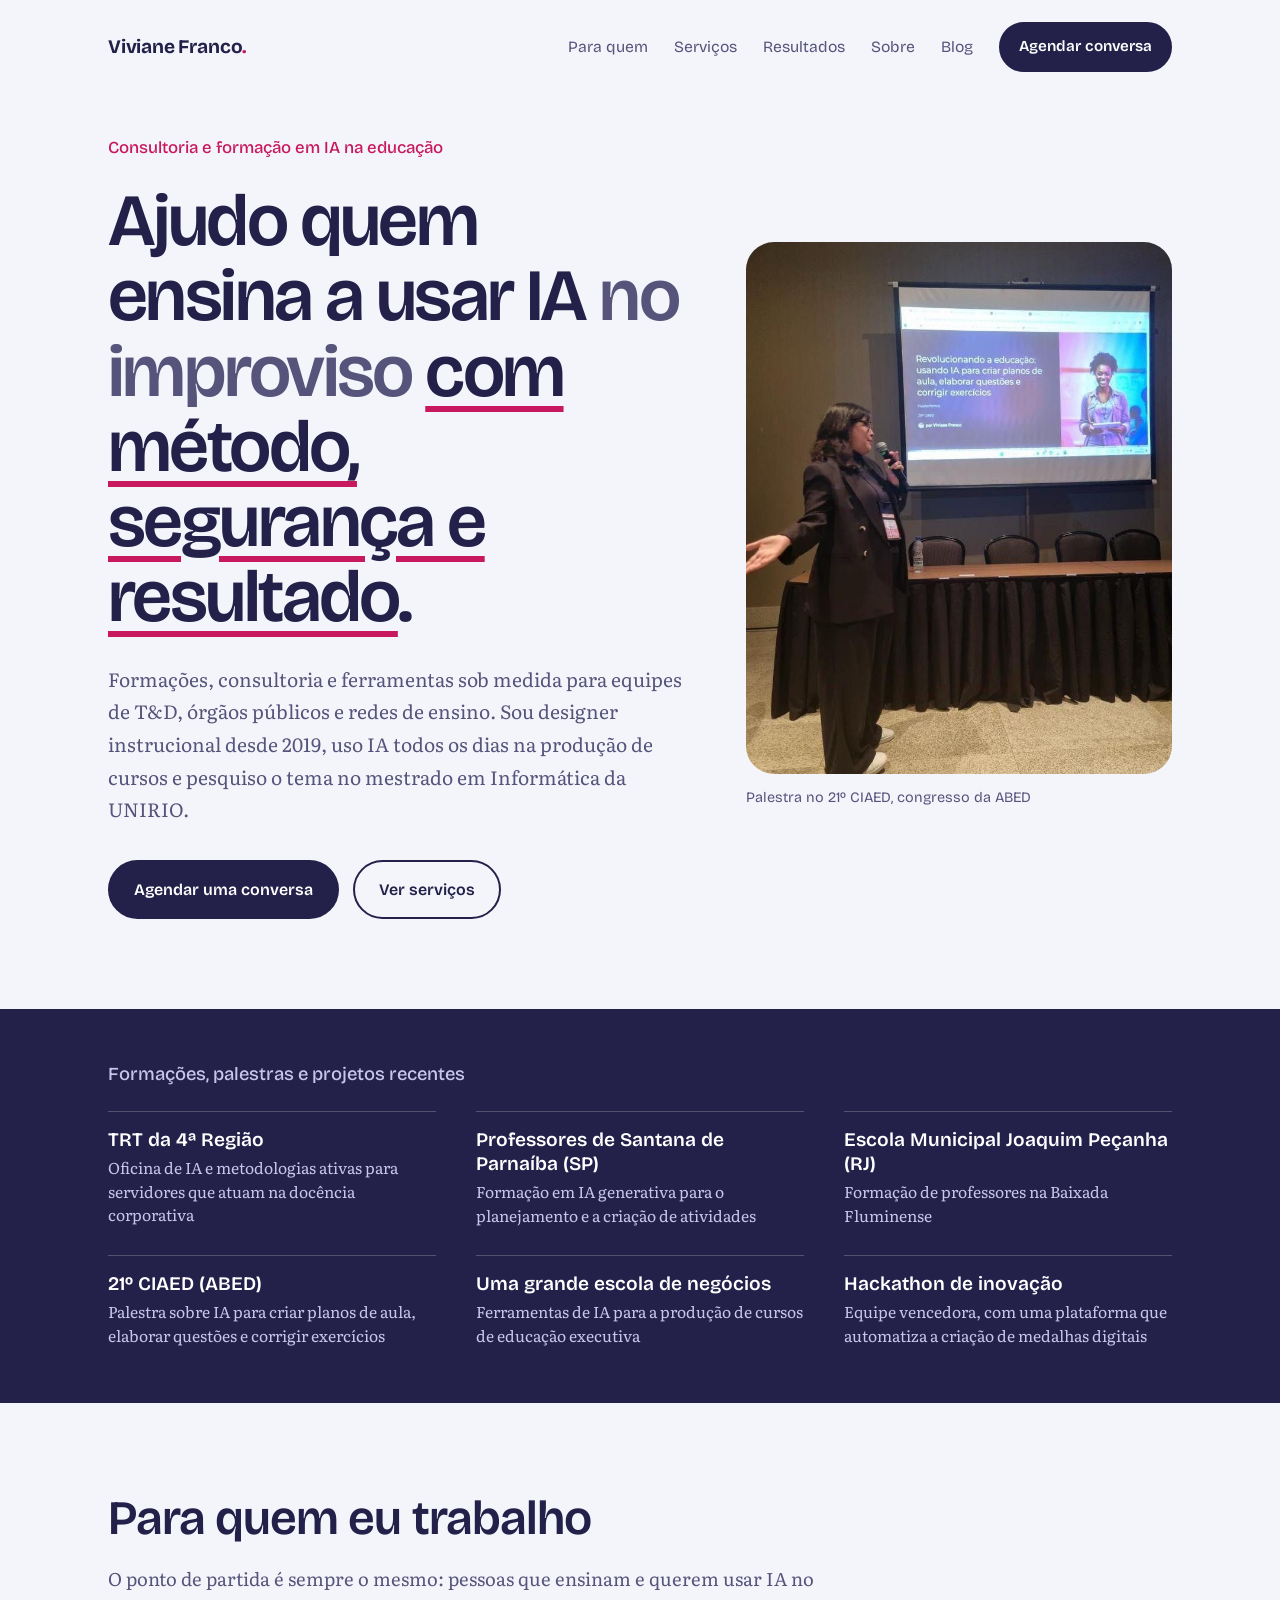
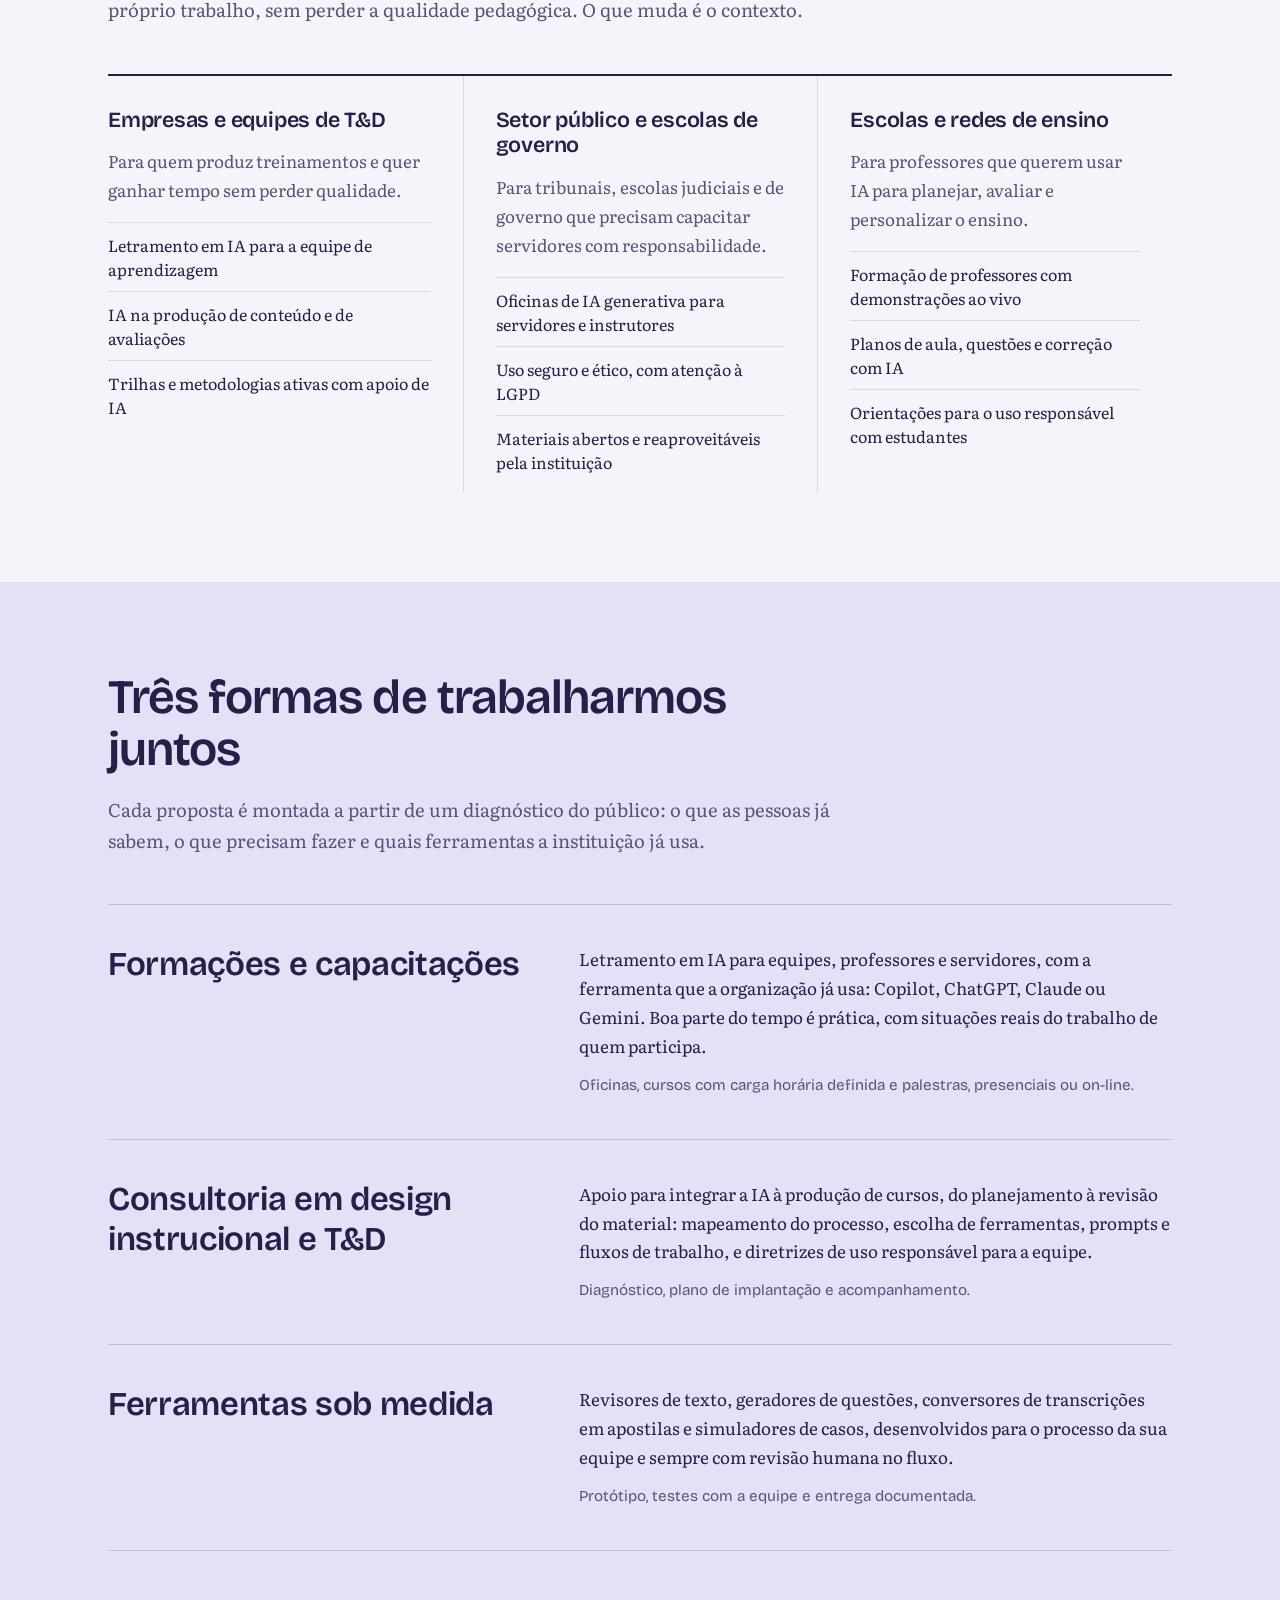
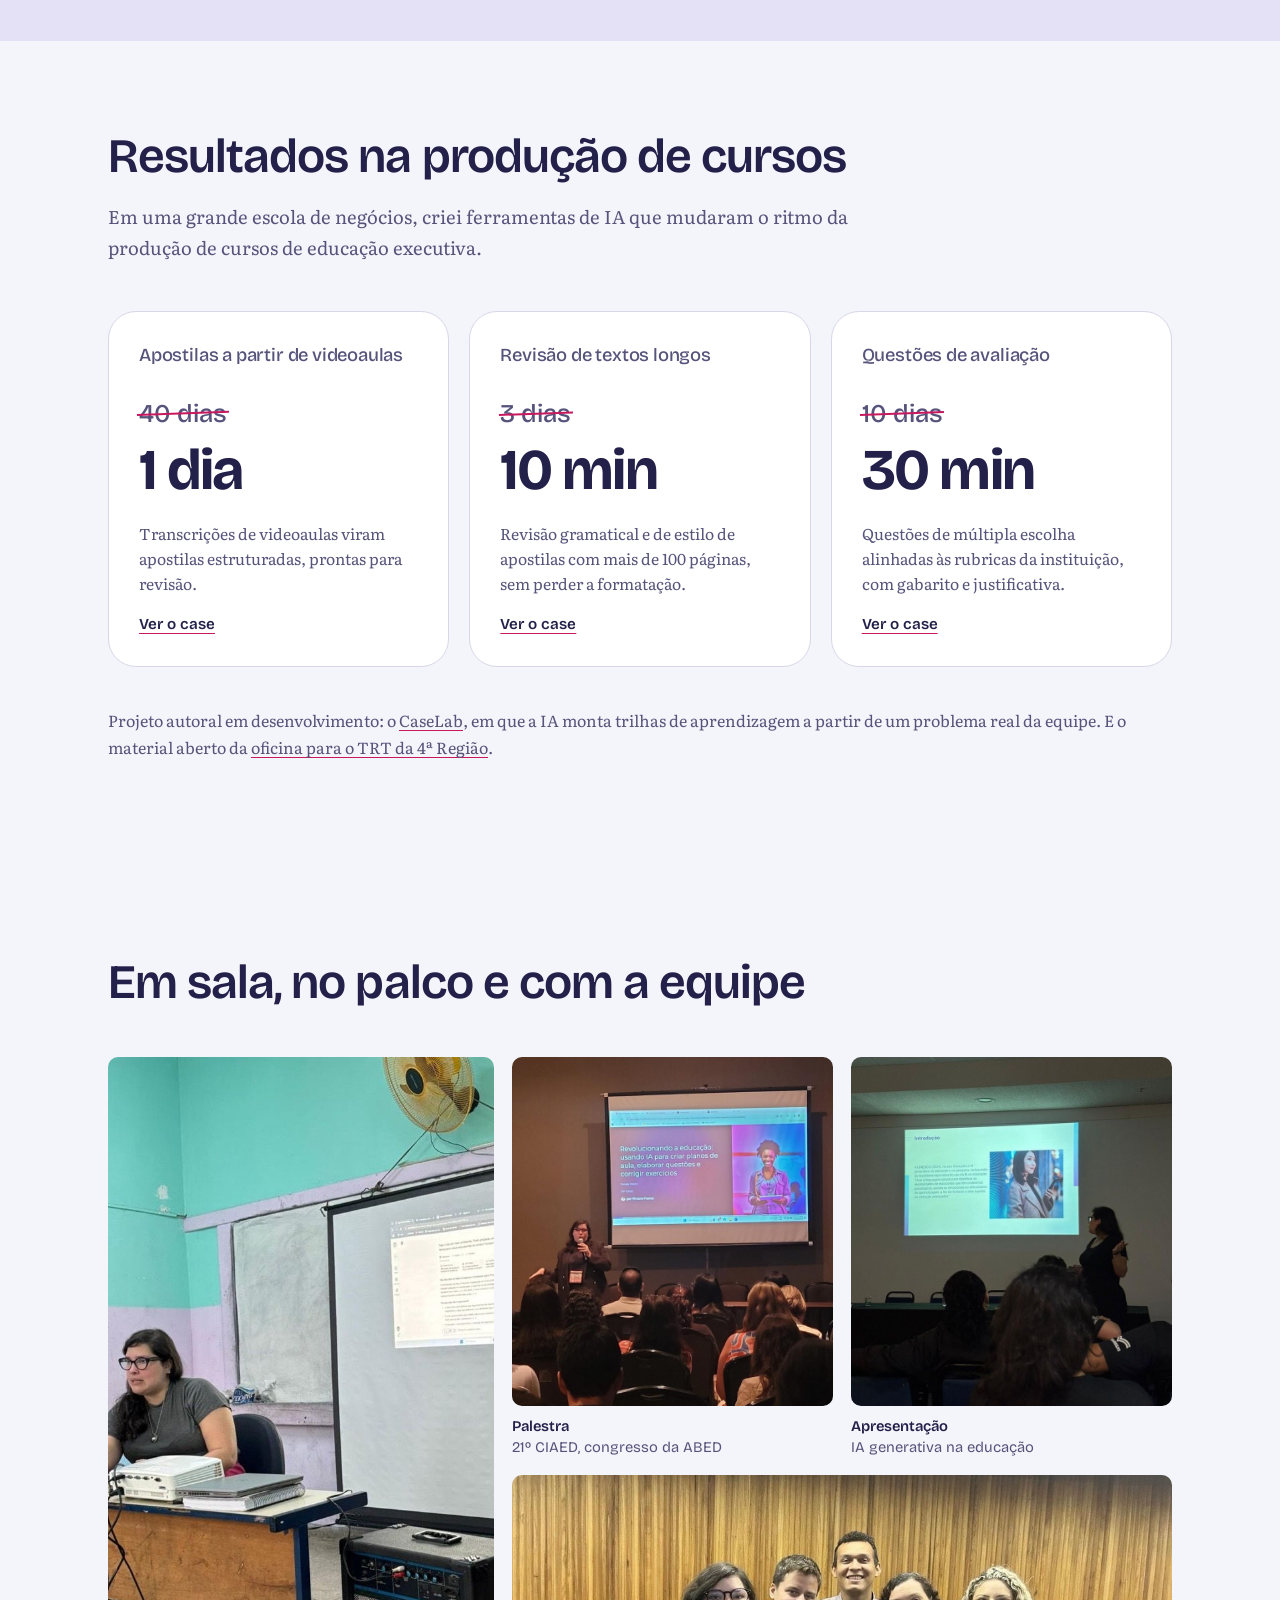
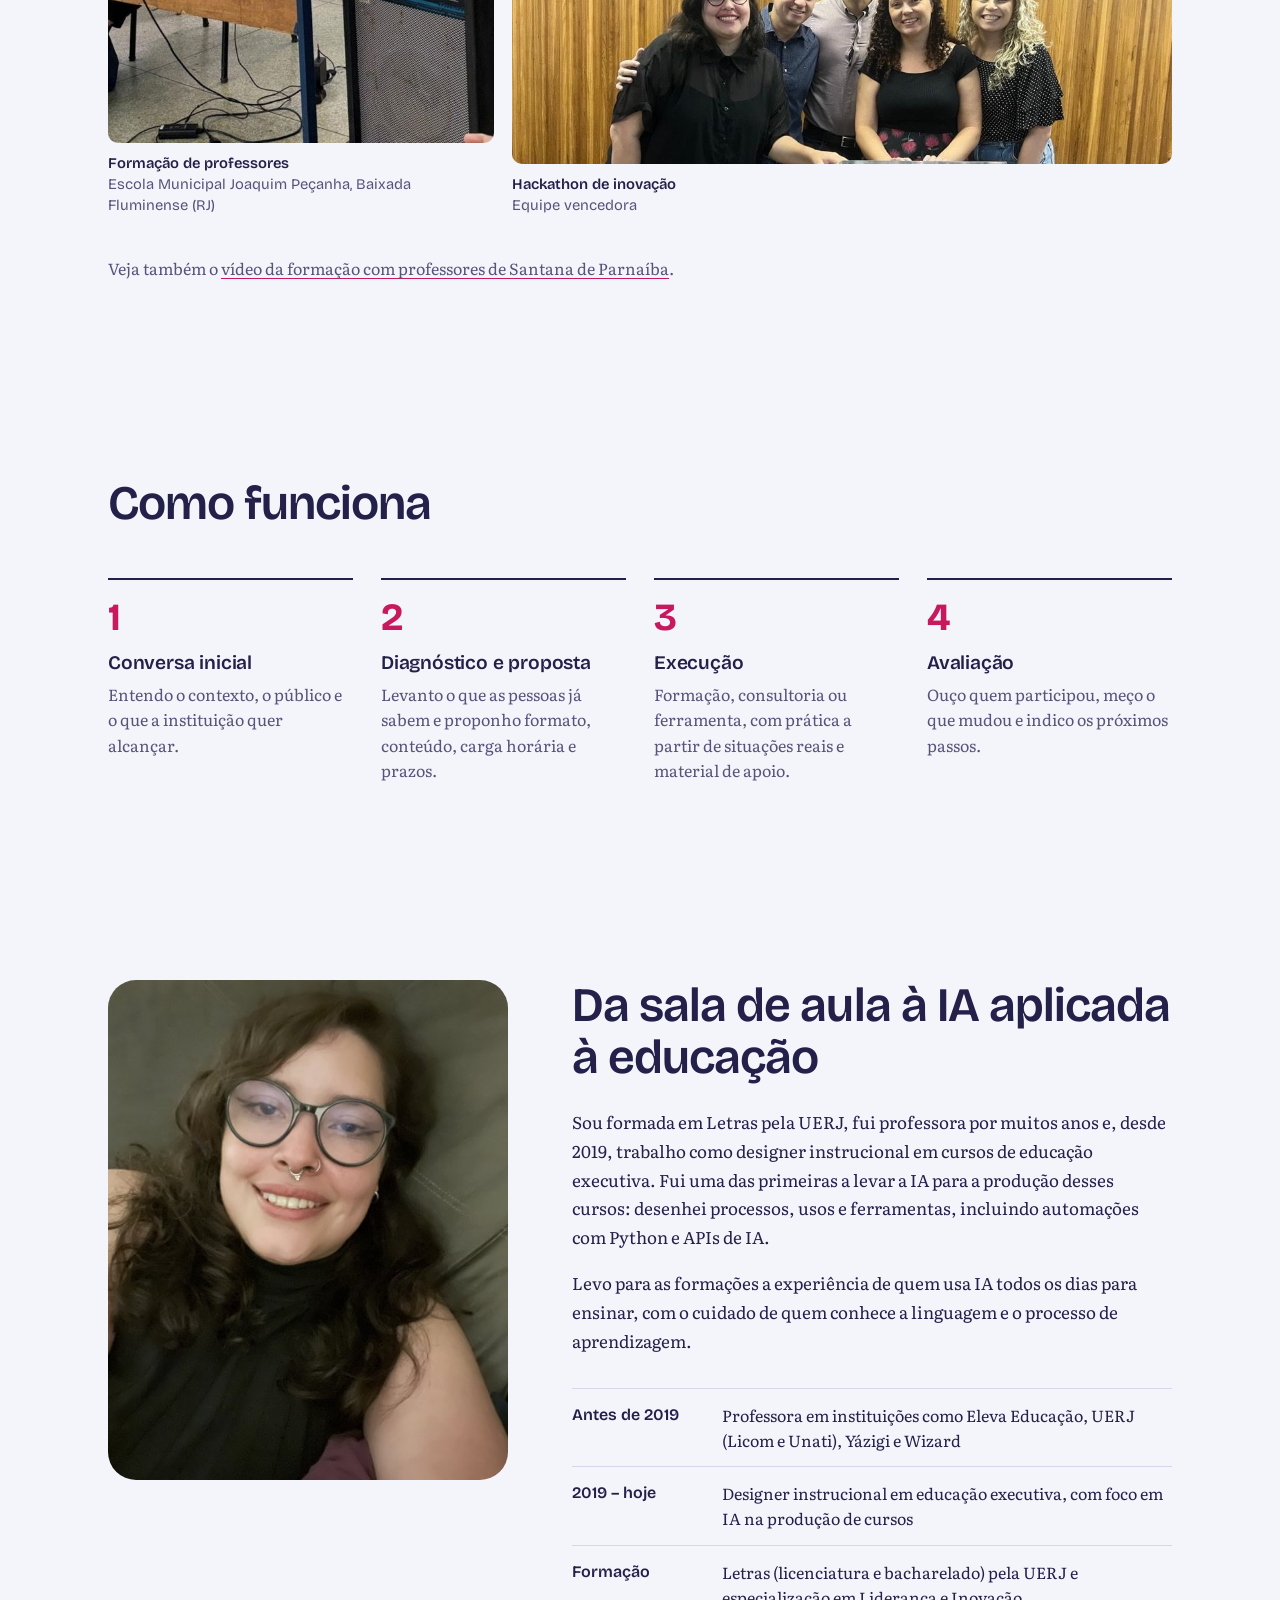
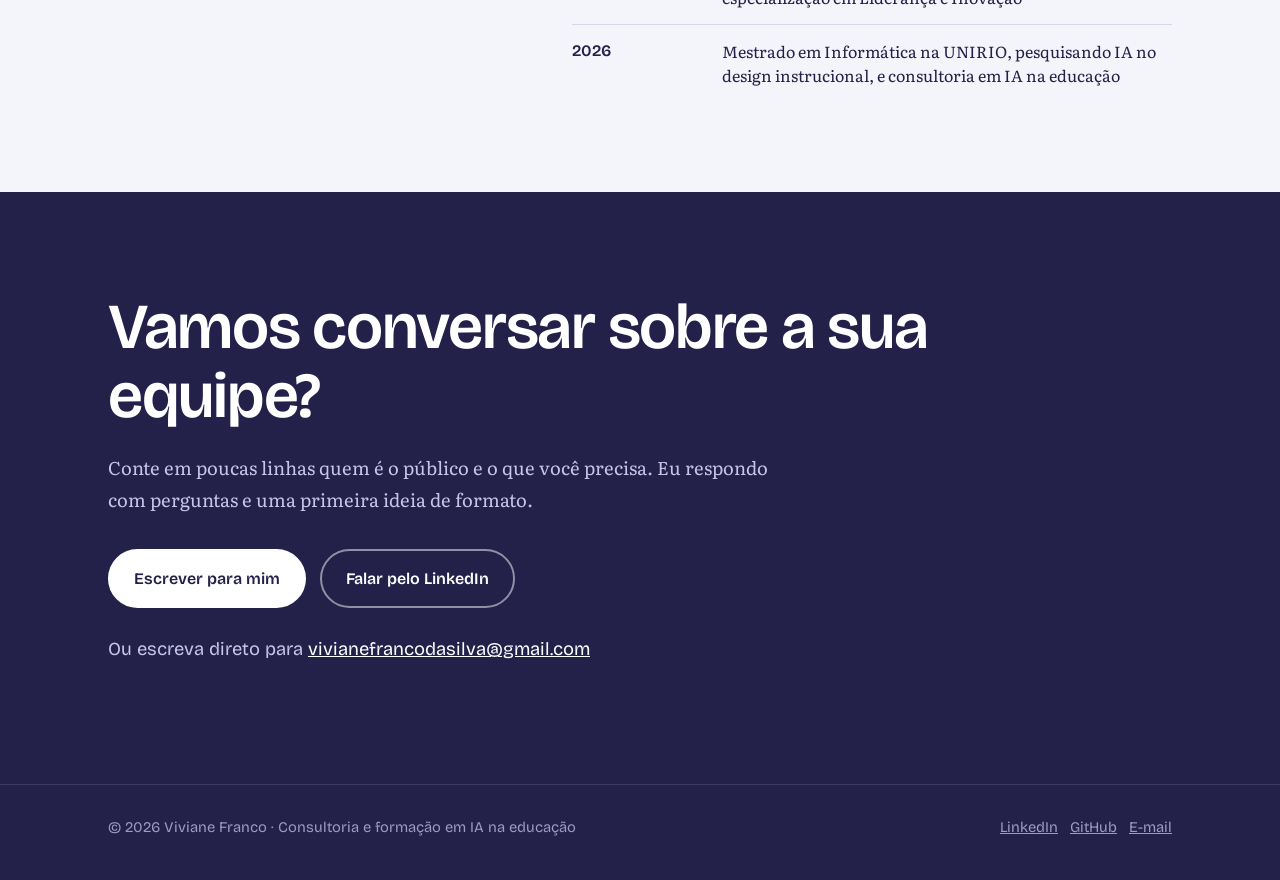
<file: index.html>
<!DOCTYPE html>
<html lang="pt-BR">
<head>
<meta charset="UTF-8">
<meta name="viewport" content="width=device-width, initial-scale=1">
<title>Viviane Franco | Consultoria e formação em IA na educação</title>
<meta name="description" content="Formações, consultoria e ferramentas de IA para equipes de T&D, órgãos públicos e redes de ensino. Designer instrucional e mestranda em Informática (UNIRIO).">
<meta name="author" content="Viviane Franco">
<meta property="og:type" content="website">
<meta property="og:locale" content="pt_BR">
<meta property="og:title" content="Viviane Franco | Consultoria e formação em IA na educação">
<meta property="og:description" content="Formações, consultoria e ferramentas de IA para equipes de T&D, órgãos públicos e redes de ensino. Designer instrucional e mestranda em Informática (UNIRIO).">
<meta property="og:url" content="https://vivianefranco.github.io/">
<meta property="og:image" content="https://vivianefranco.github.io/images/ciaed-palco.jpg">
<meta name="theme-color" content="#23204a">
<link rel="icon" href="data:image/svg+xml,%3Csvg xmlns='http://www.w3.org/2000/svg' viewBox='0 0 64 64'%3E%3Crect width='64' height='64' rx='16' fill='%2323204a'/%3E%3Ctext x='50%25' y='56%25' dominant-baseline='middle' text-anchor='middle' font-family='Arial,sans-serif' font-weight='700' font-size='30' fill='%23ffffff'%3EVF%3C/text%3E%3Cpath d='M12 50 L52 46' stroke='%23c8195f' stroke-width='4' stroke-linecap='round'/%3E%3C/svg%3E">
<link rel="preconnect" href="https://fonts.googleapis.com">
<link rel="preconnect" href="https://fonts.gstatic.com" crossorigin>
<link href="https://fonts.googleapis.com/css2?family=Bricolage+Grotesque:opsz,wght@12..96,400..700&family=Literata:ital,opsz,wght@0,7..72,400;0,7..72,500;1,7..72,400&display=swap" rel="stylesheet">
<link rel="stylesheet" href="assets/site.css">
</head>
<body>
<a class="skip-link" href="#conteudo">Pular para o conteúdo</a>
<header class="site-nav">
  <div class="wrap">
    <a class="brand" href="index.html">Viviane Franco<span>.</span></a>
    <nav class="nav-links" aria-label="Navegação principal">
      <a href="#para-quem">Para quem</a>
      <a href="#servicos">Serviços</a>
      <a href="#resultados">Resultados</a>
      <a href="#sobre">Sobre</a>
      <a href="blog.html">Blog</a>
      <a class="btn btn-primary" href="mailto:vivianefrancodasilva@gmail.com?subject=Conversa%20sobre%20IA%20na%20educa%C3%A7%C3%A3o">Agendar conversa</a>
    </nav>
  </div>
</header>

<main id="conteudo">

<section class="hero" aria-labelledby="hero-title">
  <div class="wrap">
    <div>
      <p class="hero-kicker">Consultoria e formação em IA na educação</p>
      <h1 id="hero-title">Ajudo quem ensina a usar IA <del>no improviso</del> <ins>com método, segurança e resultado</ins>.</h1>
      <p class="hero-lead">Formações, consultoria e ferramentas sob medida para equipes de T&amp;D, órgãos públicos e redes de ensino. Sou designer instrucional desde 2019, uso IA todos os dias na produção de cursos e pesquiso o tema no mestrado em Informática da UNIRIO.</p>
      <div class="hero-actions">
        <a class="btn btn-primary" href="mailto:vivianefrancodasilva@gmail.com?subject=Conversa%20sobre%20IA%20na%20educa%C3%A7%C3%A3o">Agendar uma conversa</a>
        <a class="btn btn-ghost" href="#servicos">Ver serviços</a>
      </div>
    </div>
    <figure class="hero-photo">
      <img src="images/ciaed-palco.jpg" alt="Viviane Franco palestrando no 21º CIAED, com o slide Revolucionando a educação ao fundo" width="720" height="960">
      <figcaption>Palestra no 21º CIAED, congresso da ABED</figcaption>
    </figure>
  </div>
</section>

<section class="proof" aria-labelledby="proof-title">
  <div class="wrap">
    <h2 id="proof-title">Formações, palestras e projetos recentes</h2>
    <ul class="proof-list">
      <li><strong>TRT da 4ª Região</strong><span>Oficina de IA e metodologias ativas para servidores que atuam na docência corporativa</span></li>
      <li><strong>Professores de Santana de Parnaíba (SP)</strong><span>Formação em IA generativa para o planejamento e a criação de atividades</span></li>
      <li><strong>Escola Municipal Joaquim Peçanha (RJ)</strong><span>Formação de professores na Baixada Fluminense</span></li>
      <li><strong>21º CIAED (ABED)</strong><span>Palestra sobre IA para criar planos de aula, elaborar questões e corrigir exercícios</span></li>
      <li><strong>Uma grande escola de negócios</strong><span>Ferramentas de IA para a produção de cursos de educação executiva</span></li>
      <li><strong>Hackathon de inovação</strong><span>Equipe vencedora, com uma plataforma que automatiza a criação de medalhas digitais</span></li>
    </ul>
  </div>
</section>

<section id="para-quem" aria-labelledby="para-quem-title">
  <div class="wrap">
    <div class="section-head">
      <h2 id="para-quem-title">Para quem eu trabalho</h2>
      <p>O ponto de partida é sempre o mesmo: pessoas que ensinam e querem usar IA no próprio trabalho, sem perder a qualidade pedagógica. O que muda é o contexto.</p>
    </div>
    <div class="audiences">
      <div class="audience">
        <h3>Empresas e equipes de T&amp;D</h3>
        <p>Para quem produz treinamentos e quer ganhar tempo sem perder qualidade.</p>
        <ul>
          <li>Letramento em IA para a equipe de aprendizagem</li>
          <li>IA na produção de conteúdo e de avaliações</li>
          <li>Trilhas e metodologias ativas com apoio de IA</li>
        </ul>
      </div>
      <div class="audience">
        <h3>Setor público e escolas de governo</h3>
        <p>Para tribunais, escolas judiciais e de governo que precisam capacitar servidores com responsabilidade.</p>
        <ul>
          <li>Oficinas de IA generativa para servidores e instrutores</li>
          <li>Uso seguro e ético, com atenção à LGPD</li>
          <li>Materiais abertos e reaproveitáveis pela instituição</li>
        </ul>
      </div>
      <div class="audience">
        <h3>Escolas e redes de ensino</h3>
        <p>Para professores que querem usar IA para planejar, avaliar e personalizar o ensino.</p>
        <ul>
          <li>Formação de professores com demonstrações ao vivo</li>
          <li>Planos de aula, questões e correção com IA</li>
          <li>Orientações para o uso responsável com estudantes</li>
        </ul>
      </div>
    </div>
  </div>
</section>

<section id="servicos" class="services" aria-labelledby="servicos-title">
  <div class="wrap">
    <div class="section-head">
      <h2 id="servicos-title">Três formas de trabalharmos juntos</h2>
      <p>Cada proposta é montada a partir de um diagnóstico do público: o que as pessoas já sabem, o que precisam fazer e quais ferramentas a instituição já usa.</p>
    </div>
    <div class="service">
      <h3>Formações e capacitações</h3>
      <div>
        <p>Letramento em IA para equipes, professores e servidores, com a ferramenta que a organização já usa: Copilot, ChatGPT, Claude ou Gemini. Boa parte do tempo é prática, com situações reais do trabalho de quem participa.</p>
        <p class="formats">Oficinas, cursos com carga horária definida e palestras, presenciais ou on-line.</p>
      </div>
    </div>
    <div class="service">
      <h3>Consultoria em design instrucional e T&amp;D</h3>
      <div>
        <p>Apoio para integrar a IA à produção de cursos, do planejamento à revisão do material: mapeamento do processo, escolha de ferramentas, prompts e fluxos de trabalho, e diretrizes de uso responsável para a equipe.</p>
        <p class="formats">Diagnóstico, plano de implantação e acompanhamento.</p>
      </div>
    </div>
    <div class="service">
      <h3>Ferramentas sob medida</h3>
      <div>
        <p>Revisores de texto, geradores de questões, conversores de transcrições em apostilas e simuladores de casos, desenvolvidos para o processo da sua equipe e sempre com revisão humana no fluxo.</p>
        <p class="formats">Protótipo, testes com a equipe e entrega documentada.</p>
      </div>
    </div>
  </div>
</section>

<section id="resultados" aria-labelledby="resultados-title">
  <div class="wrap">
    <div class="section-head">
      <h2 id="resultados-title">Resultados na produção de cursos</h2>
      <p>Em uma grande escola de negócios, criei ferramentas de IA que mudaram o ritmo da produção de cursos de educação executiva.</p>
    </div>
    <div class="results">
      <a class="result" href="projeto2.html">
        <h3>Apostilas a partir de videoaulas</h3>
        <span class="before"><span class="del">40 dias</span></span>
        <span class="after">1 dia</span>
        <p>Transcrições de videoaulas viram apostilas estruturadas, prontas para revisão.</p>
        <span class="more">Ver o case</span>
      </a>
      <a class="result" href="projeto-revisor.html">
        <h3>Revisão de textos longos</h3>
        <span class="before"><span class="del">3 dias</span></span>
        <span class="after">10 min</span>
        <p>Revisão gramatical e de estilo de apostilas com mais de 100 páginas, sem perder a formatação.</p>
        <span class="more">Ver o case</span>
      </a>
      <a class="result" href="projeto3.html">
        <h3>Questões de avaliação</h3>
        <span class="before"><span class="del">10 dias</span></span>
        <span class="after">30 min</span>
        <p>Questões de múltipla escolha alinhadas às rubricas da instituição, com gabarito e justificativa.</p>
        <span class="more">Ver o case</span>
      </a>
    </div>
    <p class="results-note">Projeto autoral em desenvolvimento: o <a href="caselab.html">CaseLab</a>, em que a IA monta trilhas de aprendizagem a partir de um problema real da equipe. E o material aberto da <a href="https://vivianefranco.github.io/formacao_trt_4/">oficina para o TRT da 4ª Região</a>.</p>
  </div>
</section>

<section class="formacoes" aria-labelledby="formacoes-title">
  <div class="wrap">
    <div class="section-head">
      <h2 id="formacoes-title">Em sala, no palco e com a equipe</h2>
    </div>
    <div class="gallery">
      <figure class="tall">
        <img src="images/formacao-escola.jpg" alt="Viviane conduzindo formação para professores, com a tela do projetor mostrando um chat de IA" loading="lazy" width="768" height="1024">
        <figcaption><strong>Formação de professores</strong>Escola Municipal Joaquim Peçanha, Baixada Fluminense (RJ)</figcaption>
      </figure>
      <figure>
        <img src="images/ciaed-plateia.jpg" alt="Viviane palestrando para a plateia do 21º CIAED" loading="lazy" width="768" height="1024">
        <figcaption><strong>Palestra</strong>21º CIAED, congresso da ABED</figcaption>
      </figure>
      <figure>
        <img src="images/formacao-palestra.jpg" alt="Viviane apresentando sobre IA na educação para uma turma" loading="lazy" width="768" height="1024">
        <figcaption><strong>Apresentação</strong>IA generativa na educação</figcaption>
      </figure>
      <figure class="wide">
        <img src="images/hackathon.jpg" alt="Viviane e a equipe vencedora do hackathon" loading="lazy" width="1024" height="680">
        <figcaption><strong>Hackathon de inovação</strong>Equipe vencedora</figcaption>
      </figure>
    </div>
    <p class="results-note">Veja também o <a href="https://www.youtube.com/watch?v=nLokundx0uA" target="_blank" rel="noopener">vídeo da formação com professores de Santana de Parnaíba</a>.</p>
  </div>
</section>

<section class="method" aria-labelledby="metodo-title">
  <div class="wrap">
    <div class="section-head">
      <h2 id="metodo-title">Como funciona</h2>
    </div>
    <ol class="steps">
      <li><h3>Conversa inicial</h3><p>Entendo o contexto, o público e o que a instituição quer alcançar.</p></li>
      <li><h3>Diagnóstico e proposta</h3><p>Levanto o que as pessoas já sabem e proponho formato, conteúdo, carga horária e prazos.</p></li>
      <li><h3>Execução</h3><p>Formação, consultoria ou ferramenta, com prática a partir de situações reais e material de apoio.</p></li>
      <li><h3>Avaliação</h3><p>Ouço quem participou, meço o que mudou e indico os próximos passos.</p></li>
    </ol>
  </div>
</section>

<section id="sobre" class="about" aria-labelledby="sobre-title">
  <div class="wrap">
    <figure class="about-photo">
      <img src="images/profile.jpg" alt="Retrato de Viviane Franco, sorrindo, de óculos" loading="lazy" width="480" height="640">
    </figure>
    <div>
      <h2 id="sobre-title">Da sala de aula à IA aplicada à educação</h2>
      <p>Sou formada em Letras pela UERJ, fui professora por muitos anos e, desde 2019, trabalho como designer instrucional em cursos de educação executiva. Fui uma das primeiras a levar a IA para a produção desses cursos: desenhei processos, usos e ferramentas, incluindo automações com Python e APIs de IA.</p>
      <p>Levo para as formações a experiência de quem usa IA todos os dias para ensinar, com o cuidado de quem conhece a linguagem e o processo de aprendizagem.</p>
      <ul class="timeline">
        <li><span class="when">Antes de 2019</span><span>Professora em instituições como Eleva Educação, UERJ (Licom e Unati), Yázigi e Wizard</span></li>
        <li><span class="when">2019 – hoje</span><span>Designer instrucional em educação executiva, com foco em IA na produção de cursos</span></li>
        <li><span class="when">Formação</span><span>Letras (licenciatura e bacharelado) pela UERJ e especialização em Liderança e Inovação</span></li>
        <li><span class="when">2026</span><span>Mestrado em Informática na UNIRIO, pesquisando IA no design instrucional, e consultoria em IA na educação</span></li>
      </ul>
    </div>
  </div>
</section>

<section id="contato" class="contact" aria-labelledby="contato-title">
  <div class="wrap">
    <h2 id="contato-title">Vamos conversar sobre a sua equipe?</h2>
    <p>Conte em poucas linhas quem é o público e o que você precisa. Eu respondo com perguntas e uma primeira ideia de formato.</p>
    <div class="contact-actions">
      <a class="btn btn-primary" href="mailto:vivianefrancodasilva@gmail.com?subject=Conversa%20sobre%20IA%20na%20educa%C3%A7%C3%A3o">Escrever para mim</a>
      <a class="btn btn-ghost" href="https://www.linkedin.com/in/viviane-francos/" target="_blank" rel="noopener">Falar pelo LinkedIn</a>
    </div>
    <p class="contact-mail">Ou escreva direto para <a href="mailto:vivianefrancodasilva@gmail.com">vivianefrancodasilva@gmail.com</a></p>
  </div>
</section>

</main>
<footer class="site-footer">
  <div class="wrap">
    <span>© 2026 Viviane Franco · Consultoria e formação em IA na educação</span>
    <span><a href="https://www.linkedin.com/in/viviane-francos/" target="_blank" rel="noopener">LinkedIn</a> &nbsp; <a href="https://github.com/vivianefranco" target="_blank" rel="noopener">GitHub</a> &nbsp; <a href="mailto:vivianefrancodasilva@gmail.com">E-mail</a></span>
  </div>
</footer>
</body>
</html>
</file>
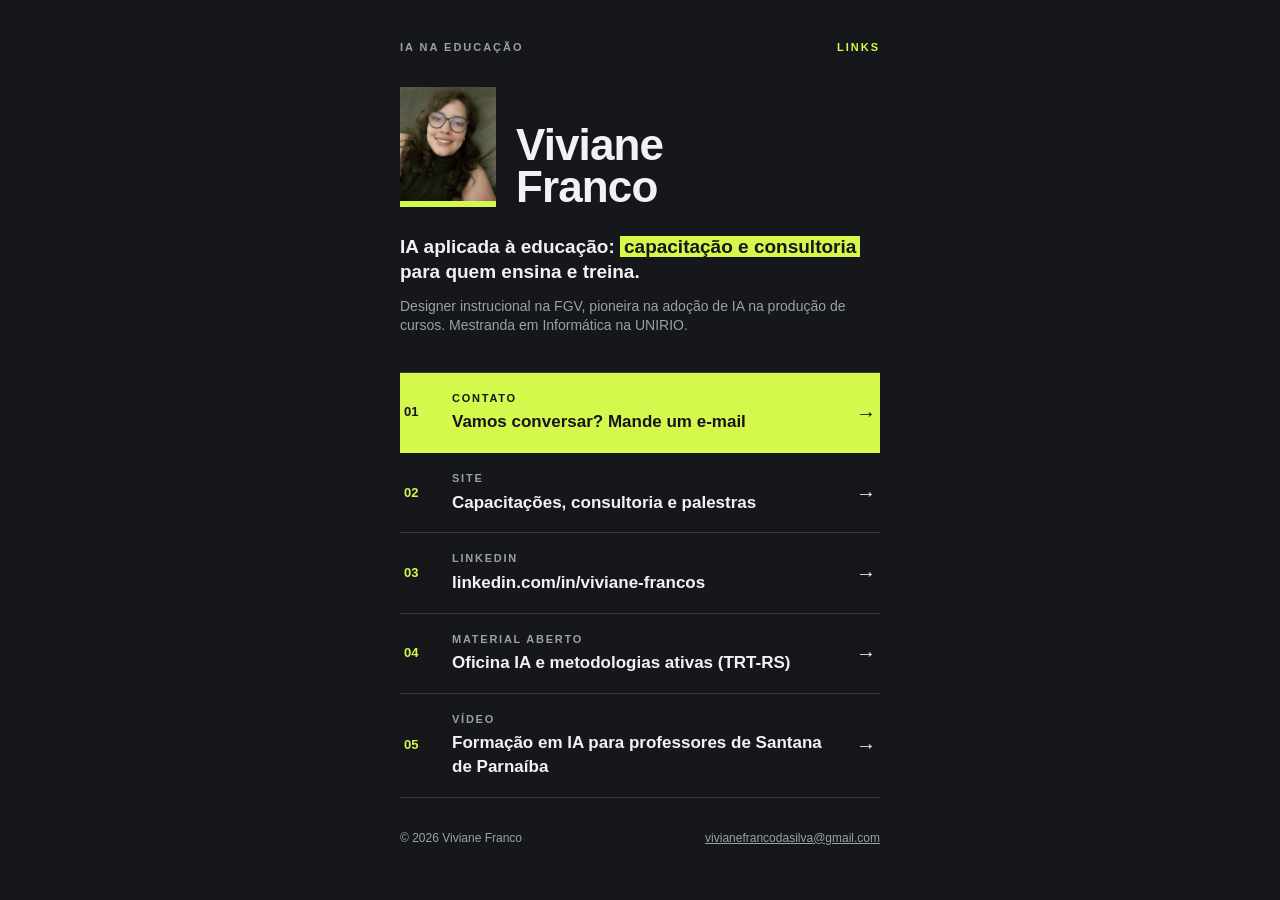
<file: links/index.html>
<!DOCTYPE html>
<html lang="pt-BR">
<head>
<meta charset="UTF-8">
<meta name="viewport" content="width=device-width, initial-scale=1">
<title>Viviane Franco | Links</title>
<meta name="description" content="IA aplicada à educação: capacitação e consultoria para quem ensina e treina. Site, LinkedIn, contato e materiais da Viviane Franco.">
<meta name="author" content="Viviane Franco">
<meta property="og:type" content="website">
<meta property="og:locale" content="pt_BR">
<meta property="og:title" content="Viviane Franco | Links">
<meta property="og:description" content="IA aplicada à educação: capacitação e consultoria para quem ensina e treina.">
<meta property="og:url" content="https://vivianefranco.github.io/links/">
<meta property="og:image" content="https://vivianefranco.github.io/images/ciaed-palco.jpg">
<meta name="theme-color" content="#15171B">
<link rel="canonical" href="https://vivianefranco.github.io/links/">
<link rel="icon" href="data:image/svg+xml,%3Csvg xmlns='http://www.w3.org/2000/svg' viewBox='0 0 64 64'%3E%3Crect width='64' height='64' fill='%2315171B'/%3E%3Ctext x='50%25' y='54%25' dominant-baseline='middle' text-anchor='middle' font-family='Arial,sans-serif' font-weight='700' font-size='28' fill='%23D4F84B'%3EVF%3C/text%3E%3C/svg%3E">
<style>
  :root {
    --grafite: #15171B;
    --grafite-2: #22252B;
    --cinza: #F1F2F4;
    --cinza-texto: #9BA0A8;
    --linha: #33373F;
    --lima: #D4F84B;
  }
  * { box-sizing: border-box; margin: 0; padding: 0; }
  html { -webkit-text-size-adjust: 100%; }
  body {
    background: var(--grafite);
    color: var(--cinza);
    font-family: Arial, "Helvetica Neue", Helvetica, sans-serif;
    line-height: 1.4;
    min-height: 100vh;
  }
  a { color: inherit; }
  .pagina {
    max-width: 520px;
    margin: 0 auto;
    padding: 40px 20px 32px;
  }
  .topo {
    display: flex;
    justify-content: space-between;
    align-items: center;
    font-size: 11px;
    font-weight: 700;
    letter-spacing: .18em;
    text-transform: uppercase;
    color: var(--cinza-texto);
  }
  .topo span:last-child { color: var(--lima); }

  .perfil {
    display: grid;
    grid-template-columns: 96px 1fr;
    gap: 20px;
    align-items: end;
    margin-top: 32px;
  }
  .foto {
    width: 96px;
    height: 120px;
    object-fit: cover;
    object-position: 50% 25%;
    display: block;
    border-bottom: 6px solid var(--lima);
  }
  h1 {
    font-size: 44px;
    line-height: .95;
    font-weight: 700;
    letter-spacing: -.02em;
  }
  .cargo {
    margin-top: 28px;
    font-size: 19px;
    font-weight: 700;
    line-height: 1.3;
  }
  .cargo mark {
    background: var(--lima);
    color: var(--grafite);
    padding: 0 4px;
    -webkit-box-decoration-break: clone;
    box-decoration-break: clone;
  }
  .sub {
    margin-top: 12px;
    font-size: 14px;
    color: var(--cinza-texto);
  }

  .links {
    list-style: none;
    margin-top: 36px;
    border-top: 1px solid var(--linha);
  }
  .links a {
    display: grid;
    grid-template-columns: 36px 1fr 24px;
    gap: 12px;
    align-items: center;
    padding: 18px 4px;
    border-bottom: 1px solid var(--linha);
    text-decoration: none;
    transition: background .15s ease, padding .15s ease;
  }
  .num {
    font-size: 13px;
    font-weight: 700;
    color: var(--lima);
  }
  .rotulo {
    display: block;
    font-size: 11px;
    font-weight: 700;
    letter-spacing: .16em;
    text-transform: uppercase;
    color: var(--cinza-texto);
  }
  .titulo {
    display: block;
    margin-top: 4px;
    font-size: 17px;
    font-weight: 700;
  }
  .seta {
    font-size: 20px;
    font-weight: 700;
    text-align: right;
    transition: transform .15s ease;
  }
  .links a:hover, .links a:focus-visible {
    background: var(--grafite-2);
    padding-left: 12px;
    outline: none;
  }
  .links a:hover .seta, .links a:focus-visible .seta {
    color: var(--lima);
    transform: translateX(4px);
  }
  .links .destaque a { background: var(--lima); color: var(--grafite); border-bottom-color: var(--lima); }
  .links .destaque .num, .links .destaque .rotulo { color: var(--grafite); }
  .links .destaque a:hover, .links .destaque a:focus-visible { background: #C5EC33; }
  .links .destaque a:hover .seta, .links .destaque a:focus-visible .seta { color: var(--grafite); }

  .rodape {
    margin-top: 32px;
    font-size: 12px;
    color: var(--cinza-texto);
    display: flex;
    justify-content: space-between;
    gap: 12px;
    flex-wrap: wrap;
  }
  .rodape a { color: var(--cinza-texto); }
  @media (max-width: 380px) {
    h1 { font-size: 36px; }
    .perfil { grid-template-columns: 80px 1fr; }
    .foto { width: 80px; height: 100px; }
  }
  @media (prefers-reduced-motion: reduce) {
    * { transition: none !important; }
  }
</style>
</head>
<body>
<main class="pagina">
  <div class="topo">
    <span>IA na educação</span>
    <span>Links</span>
  </div>

  <div class="perfil">
    <img class="foto" src="../images/profile.jpg" alt="Foto de Viviane Franco" width="96" height="120">
    <h1>Viviane<br>Franco</h1>
  </div>

  <p class="cargo">IA aplicada à educação: <mark>capacitação e consultoria</mark> para quem ensina e treina.</p>
  <p class="sub">Designer instrucional na FGV, pioneira na adoção de IA na produção de cursos. Mestranda em Informática na UNIRIO.</p>

  <ul class="links">
    <li class="destaque">
      <a href="mailto:vivianefrancodasilva@gmail.com?subject=Conversa%20sobre%20IA%20na%20educa%C3%A7%C3%A3o">
        <span class="num">01</span>
        <span><span class="rotulo">Contato</span><span class="titulo">Vamos conversar? Mande um e-mail</span></span>
        <span class="seta" aria-hidden="true">→</span>
      </a>
    </li>
    <li>
      <a href="https://vivianefranco.github.io/">
        <span class="num">02</span>
        <span><span class="rotulo">Site</span><span class="titulo">Capacitações, consultoria e palestras</span></span>
        <span class="seta" aria-hidden="true">→</span>
      </a>
    </li>
    <li>
      <a href="https://www.linkedin.com/in/viviane-francos/" target="_blank" rel="noopener">
        <span class="num">03</span>
        <span><span class="rotulo">LinkedIn</span><span class="titulo">linkedin.com/in/viviane-francos</span></span>
        <span class="seta" aria-hidden="true">→</span>
      </a>
    </li>
    <li>
      <a href="https://vivianefranco.github.io/formacao_trt_4/">
        <span class="num">04</span>
        <span><span class="rotulo">Material aberto</span><span class="titulo">Oficina IA e metodologias ativas (TRT-RS)</span></span>
        <span class="seta" aria-hidden="true">→</span>
      </a>
    </li>
    <li>
      <a href="https://www.youtube.com/watch?v=nLokundx0uA" target="_blank" rel="noopener">
        <span class="num">05</span>
        <span><span class="rotulo">Vídeo</span><span class="titulo">Formação em IA para professores de Santana de Parnaíba</span></span>
        <span class="seta" aria-hidden="true">→</span>
      </a>
    </li>
  </ul>

  <div class="rodape">
    <span>© 2026 Viviane Franco</span>
    <a href="mailto:vivianefrancodasilva@gmail.com">vivianefrancodasilva@gmail.com</a>
  </div>
</main>
</body>
</html>
</file>
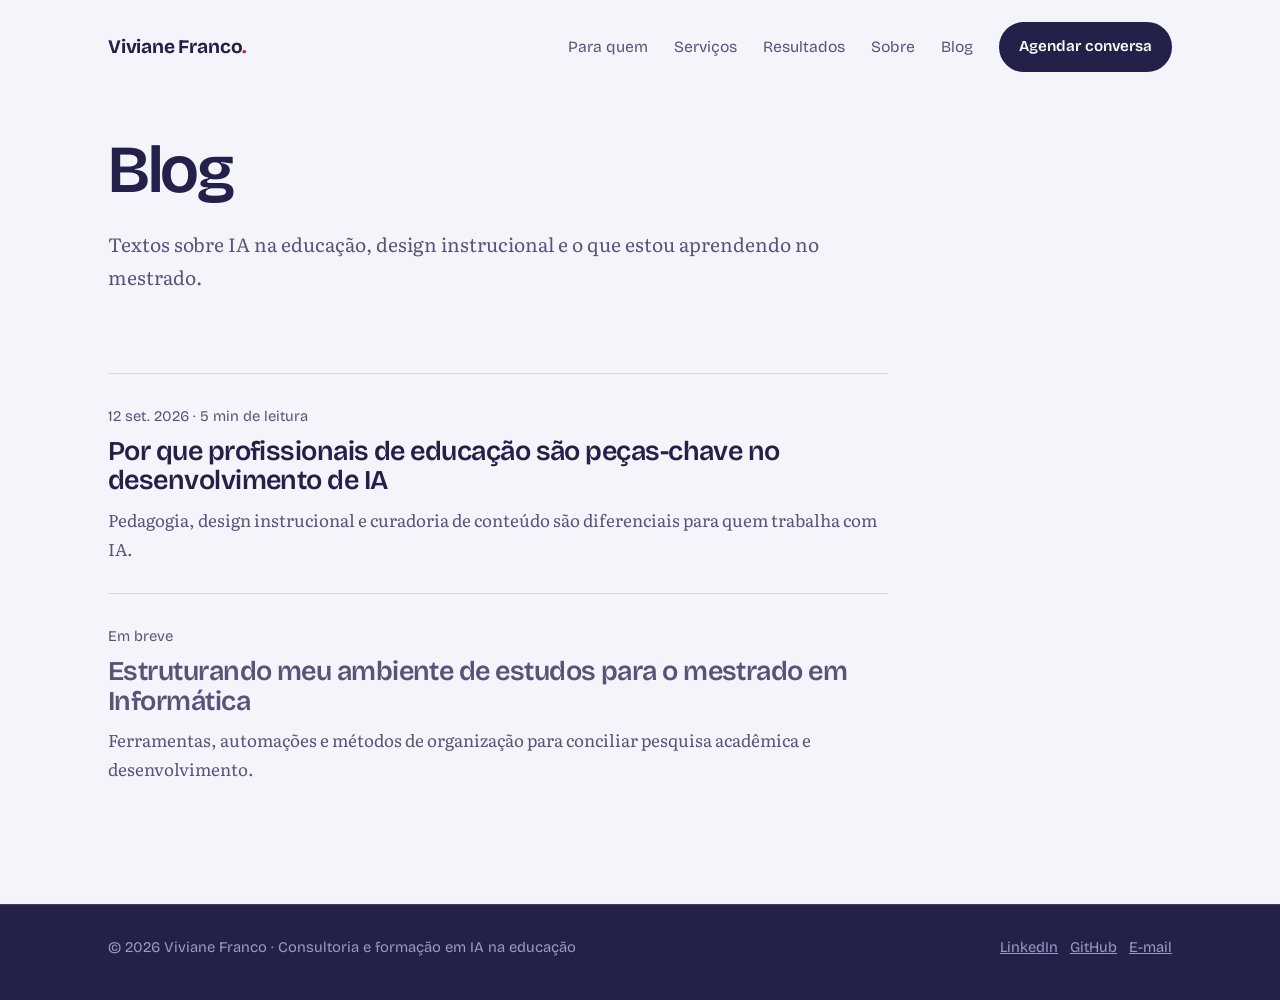
<file: blog.html>
<!DOCTYPE html>
<html lang="pt-BR">
<head>
<meta charset="UTF-8">
<meta name="viewport" content="width=device-width, initial-scale=1">
<title>Blog | Viviane Franco</title>
<meta name="description" content="Textos sobre IA na educação, design instrucional e o mestrado em Informática.">
<meta name="author" content="Viviane Franco">
<meta property="og:type" content="website">
<meta property="og:locale" content="pt_BR">
<meta property="og:title" content="Blog | Viviane Franco">
<meta property="og:description" content="Textos sobre IA na educação, design instrucional e o mestrado em Informática.">
<meta property="og:url" content="https://vivianefranco.github.io/blog.html">
<meta property="og:image" content="https://vivianefranco.github.io/images/ciaed-palco.jpg">
<meta name="theme-color" content="#23204a">
<link rel="icon" href="data:image/svg+xml,%3Csvg xmlns='http://www.w3.org/2000/svg' viewBox='0 0 64 64'%3E%3Crect width='64' height='64' rx='16' fill='%2323204a'/%3E%3Ctext x='50%25' y='56%25' dominant-baseline='middle' text-anchor='middle' font-family='Arial,sans-serif' font-weight='700' font-size='30' fill='%23ffffff'%3EVF%3C/text%3E%3Cpath d='M12 50 L52 46' stroke='%23c8195f' stroke-width='4' stroke-linecap='round'/%3E%3C/svg%3E">
<link rel="preconnect" href="https://fonts.googleapis.com">
<link rel="preconnect" href="https://fonts.gstatic.com" crossorigin>
<link href="https://fonts.googleapis.com/css2?family=Bricolage+Grotesque:opsz,wght@12..96,400..700&family=Literata:ital,opsz,wght@0,7..72,400;0,7..72,500;1,7..72,400&display=swap" rel="stylesheet">
<link rel="stylesheet" href="assets/site.css">
</head>
<body>
<a class="skip-link" href="#conteudo">Pular para o conteúdo</a>
<header class="site-nav">
  <div class="wrap">
    <a class="brand" href="index.html">Viviane Franco<span>.</span></a>
    <nav class="nav-links" aria-label="Navegação principal">
      <a href="index.html#para-quem">Para quem</a>
      <a href="index.html#servicos">Serviços</a>
      <a href="index.html#resultados">Resultados</a>
      <a href="index.html#sobre">Sobre</a>
      <a href="blog.html">Blog</a>
      <a class="btn btn-primary" href="mailto:vivianefrancodasilva@gmail.com?subject=Conversa%20sobre%20IA%20na%20educa%C3%A7%C3%A3o">Agendar conversa</a>
    </nav>
  </div>
</header>

<main id="conteudo">
<div class="page-head">
  <div class="wrap">
    <h1>Blog</h1>
    <p class="lead">Textos sobre IA na educação, design instrucional e o que estou aprendendo no mestrado.</p>
  </div>
</div>
<div class="wrap" style="padding-bottom:90px">
  <ul class="post-list">
    <li>
      <p class="meta">12 set. 2026 · 5 min de leitura</p>
      <h2><a href="post.html">Por que profissionais de educação são peças-chave no desenvolvimento de IA</a></h2>
      <p>Pedagogia, design instrucional e curadoria de conteúdo são diferenciais para quem trabalha com IA.</p>
    </li>
    <li class="soon">
      <p class="meta">Em breve</p>
      <h2>Estruturando meu ambiente de estudos para o mestrado em Informática</h2>
      <p>Ferramentas, automações e métodos de organização para conciliar pesquisa acadêmica e desenvolvimento.</p>
    </li>
  </ul>
</div>
</main>
<footer class="site-footer">
  <div class="wrap">
    <span>© 2026 Viviane Franco · Consultoria e formação em IA na educação</span>
    <span><a href="https://www.linkedin.com/in/viviane-francos/" target="_blank" rel="noopener">LinkedIn</a> &nbsp; <a href="https://github.com/vivianefranco" target="_blank" rel="noopener">GitHub</a> &nbsp; <a href="mailto:vivianefrancodasilva@gmail.com">E-mail</a></span>
  </div>
</footer>
</body>
</html>
</file>
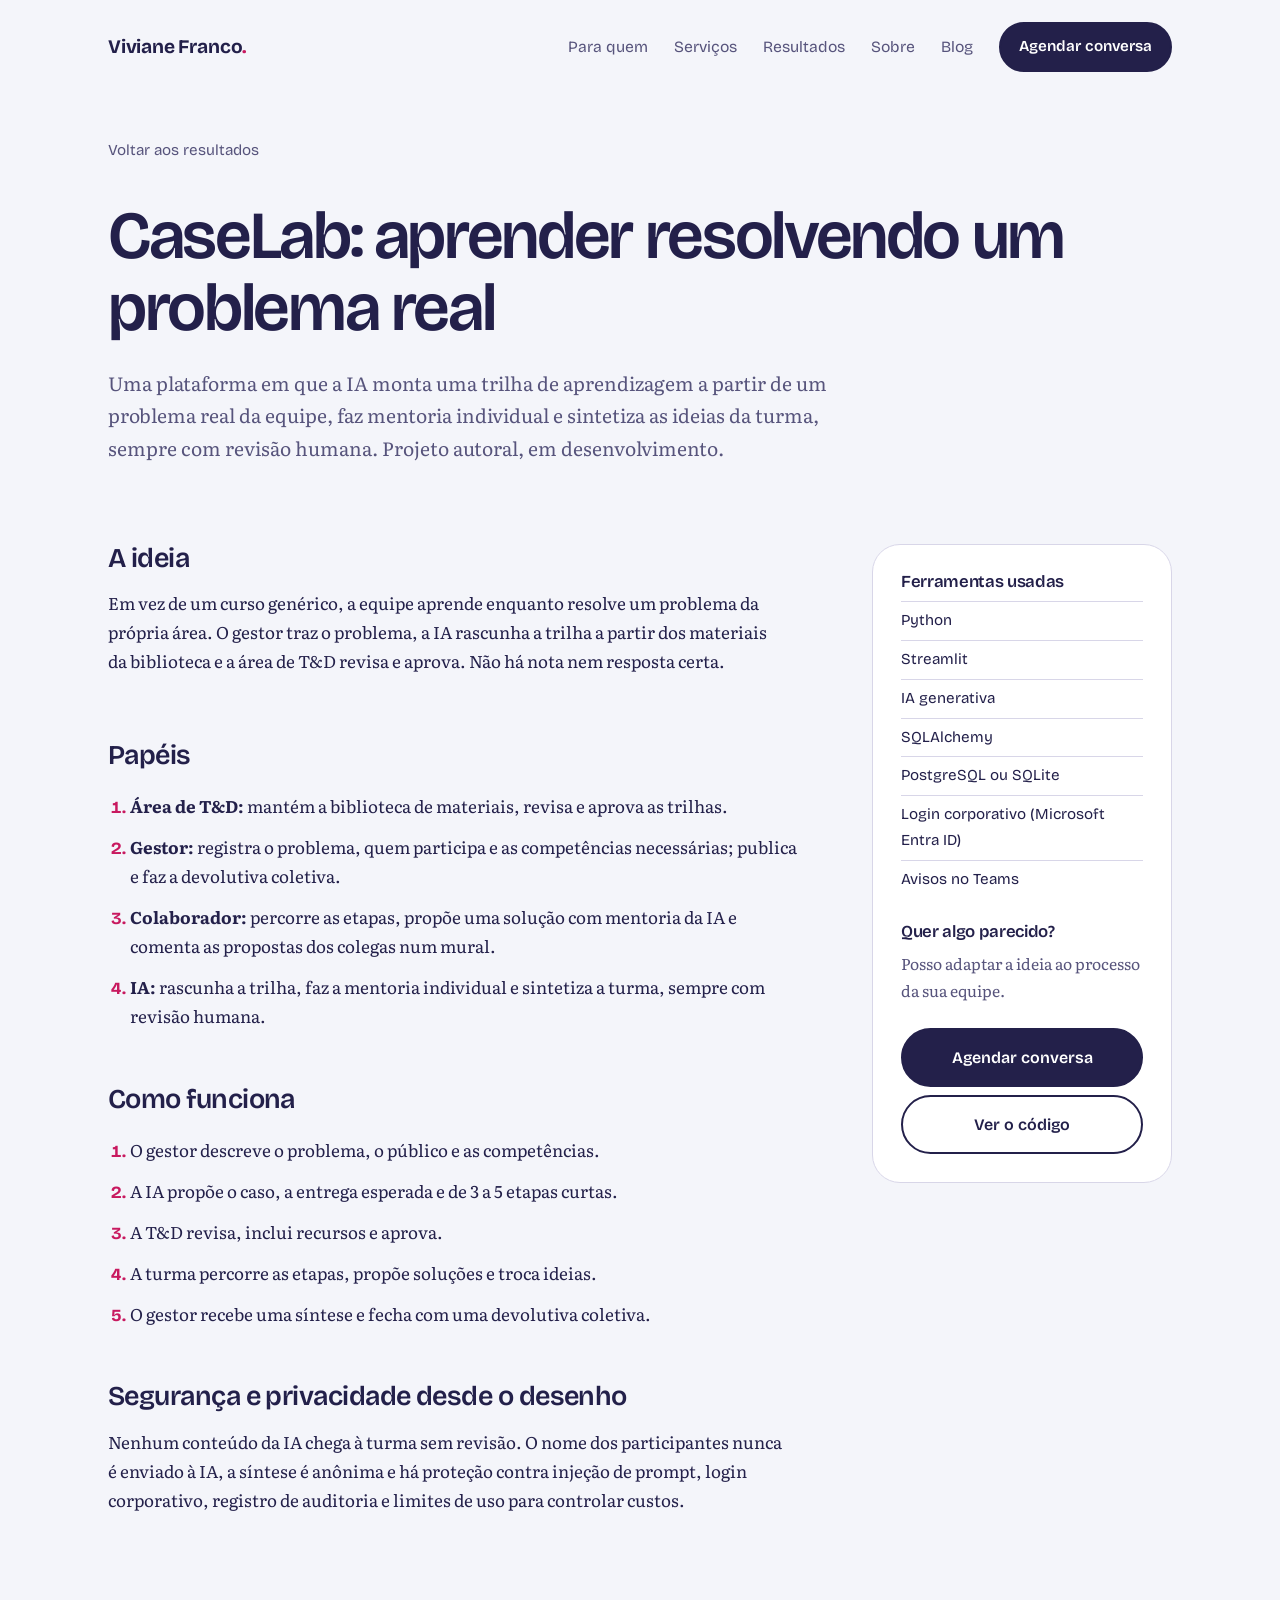
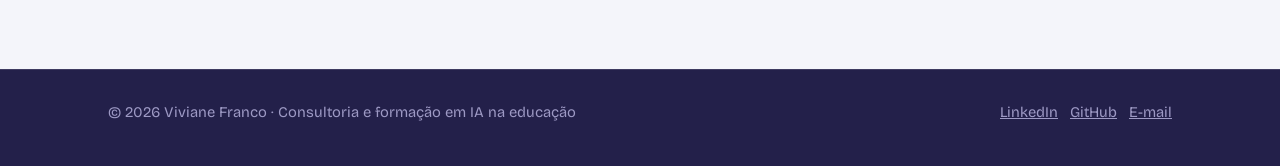
<file: caselab.html>
<!DOCTYPE html>
<html lang="pt-BR">
<head>
<meta charset="UTF-8">
<meta name="viewport" content="width=device-width, initial-scale=1">
<title>CaseLab | Viviane Franco</title>
<meta name="description" content="Uma plataforma em que a IA monta uma trilha de aprendizagem a partir de um problema real da equipe, faz mentoria individual e sintetiza as ideias da turma, sempre com revisão humana. Projeto autoral, em desenvolvimento.">
<meta name="author" content="Viviane Franco">
<meta property="og:type" content="website">
<meta property="og:locale" content="pt_BR">
<meta property="og:title" content="CaseLab | Viviane Franco">
<meta property="og:description" content="Uma plataforma em que a IA monta uma trilha de aprendizagem a partir de um problema real da equipe, faz mentoria individual e sintetiza as ideias da turma, sempre com revisão humana. Projeto autoral, em desenvolvimento.">
<meta property="og:url" content="https://vivianefranco.github.io/caselab.html">
<meta property="og:image" content="https://vivianefranco.github.io/images/ciaed-palco.jpg">
<meta name="theme-color" content="#23204a">
<link rel="icon" href="data:image/svg+xml,%3Csvg xmlns='http://www.w3.org/2000/svg' viewBox='0 0 64 64'%3E%3Crect width='64' height='64' rx='16' fill='%2323204a'/%3E%3Ctext x='50%25' y='56%25' dominant-baseline='middle' text-anchor='middle' font-family='Arial,sans-serif' font-weight='700' font-size='30' fill='%23ffffff'%3EVF%3C/text%3E%3Cpath d='M12 50 L52 46' stroke='%23c8195f' stroke-width='4' stroke-linecap='round'/%3E%3C/svg%3E">
<link rel="preconnect" href="https://fonts.googleapis.com">
<link rel="preconnect" href="https://fonts.gstatic.com" crossorigin>
<link href="https://fonts.googleapis.com/css2?family=Bricolage+Grotesque:opsz,wght@12..96,400..700&family=Literata:ital,opsz,wght@0,7..72,400;0,7..72,500;1,7..72,400&display=swap" rel="stylesheet">
<link rel="stylesheet" href="assets/site.css">
</head>
<body>
<a class="skip-link" href="#conteudo">Pular para o conteúdo</a>
<header class="site-nav">
  <div class="wrap">
    <a class="brand" href="index.html">Viviane Franco<span>.</span></a>
    <nav class="nav-links" aria-label="Navegação principal">
      <a href="index.html#para-quem">Para quem</a>
      <a href="index.html#servicos">Serviços</a>
      <a href="index.html#resultados">Resultados</a>
      <a href="index.html#sobre">Sobre</a>
      <a href="blog.html">Blog</a>
      <a class="btn btn-primary" href="mailto:vivianefrancodasilva@gmail.com?subject=Conversa%20sobre%20IA%20na%20educa%C3%A7%C3%A3o">Agendar conversa</a>
    </nav>
  </div>
</header>

<main id="conteudo">
<div class="page-head">
  <div class="wrap">
    <a class="back" href="index.html#resultados">Voltar aos resultados</a>
    <h1>CaseLab: aprender resolvendo um problema real</h1>
    <p class="lead">Uma plataforma em que a IA monta uma trilha de aprendizagem a partir de um problema real da equipe, faz mentoria individual e sintetiza as ideias da turma, sempre com revisão humana. Projeto autoral, em desenvolvimento.</p>
    
  </div>
</div>
<div class="case-body">
  <div class="wrap">
    <div class="case-main">
      
      <section><h2>A ideia</h2><p>Em vez de um curso genérico, a equipe aprende enquanto resolve um problema da própria área. O gestor traz o problema, a IA rascunha a trilha a partir dos materiais da biblioteca e a área de T&amp;D revisa e aprova. Não há nota nem resposta certa.</p></section><section><h2>Papéis</h2><ol><li><strong>Área de T&amp;D:</strong> mantém a biblioteca de materiais, revisa e aprova as trilhas.</li><li><strong>Gestor:</strong> registra o problema, quem participa e as competências necessárias; publica e faz a devolutiva coletiva.</li><li><strong>Colaborador:</strong> percorre as etapas, propõe uma solução com mentoria da IA e comenta as propostas dos colegas num mural.</li><li><strong>IA:</strong> rascunha a trilha, faz a mentoria individual e sintetiza a turma, sempre com revisão humana.</li></ol></section><section><h2>Como funciona</h2><ol><li>O gestor descreve o problema, o público e as competências.</li><li>A IA propõe o caso, a entrega esperada e de 3 a 5 etapas curtas.</li><li>A T&amp;D revisa, inclui recursos e aprova.</li><li>A turma percorre as etapas, propõe soluções e troca ideias.</li><li>O gestor recebe uma síntese e fecha com uma devolutiva coletiva.</li></ol></section><section><h2>Segurança e privacidade desde o desenho</h2><p>Nenhum conteúdo da IA chega à turma sem revisão. O nome dos participantes nunca é enviado à IA, a síntese é anônima e há proteção contra injeção de prompt, login corporativo, registro de auditoria e limites de uso para controlar custos.</p></section>
    </div>
    <aside class="case-aside" aria-label="Resumo do projeto">
      <h2>Ferramentas usadas</h2>
      <ul><li>Python</li><li>Streamlit</li><li>IA generativa</li><li>SQLAlchemy</li><li>PostgreSQL ou SQLite</li><li>Login corporativo (Microsoft Entra ID)</li><li>Avisos no Teams</li></ul>
      <h2>Quer algo parecido?</h2>
      <p>Posso adaptar a ideia ao processo da sua equipe.</p>
      <a class="btn btn-primary" href="mailto:vivianefrancodasilva@gmail.com?subject=Conversa%20sobre%20IA%20na%20educa%C3%A7%C3%A3o">Agendar conversa</a>
      <a class="btn btn-ghost" href="https://github.com/vivianefranco/caselab" target="_blank" rel="noopener">Ver o código</a>
    </aside>
  </div>
</div>
</main>
<footer class="site-footer">
  <div class="wrap">
    <span>© 2026 Viviane Franco · Consultoria e formação em IA na educação</span>
    <span><a href="https://www.linkedin.com/in/viviane-francos/" target="_blank" rel="noopener">LinkedIn</a> &nbsp; <a href="https://github.com/vivianefranco" target="_blank" rel="noopener">GitHub</a> &nbsp; <a href="mailto:vivianefrancodasilva@gmail.com">E-mail</a></span>
  </div>
</footer>
</body>
</html>
</file>
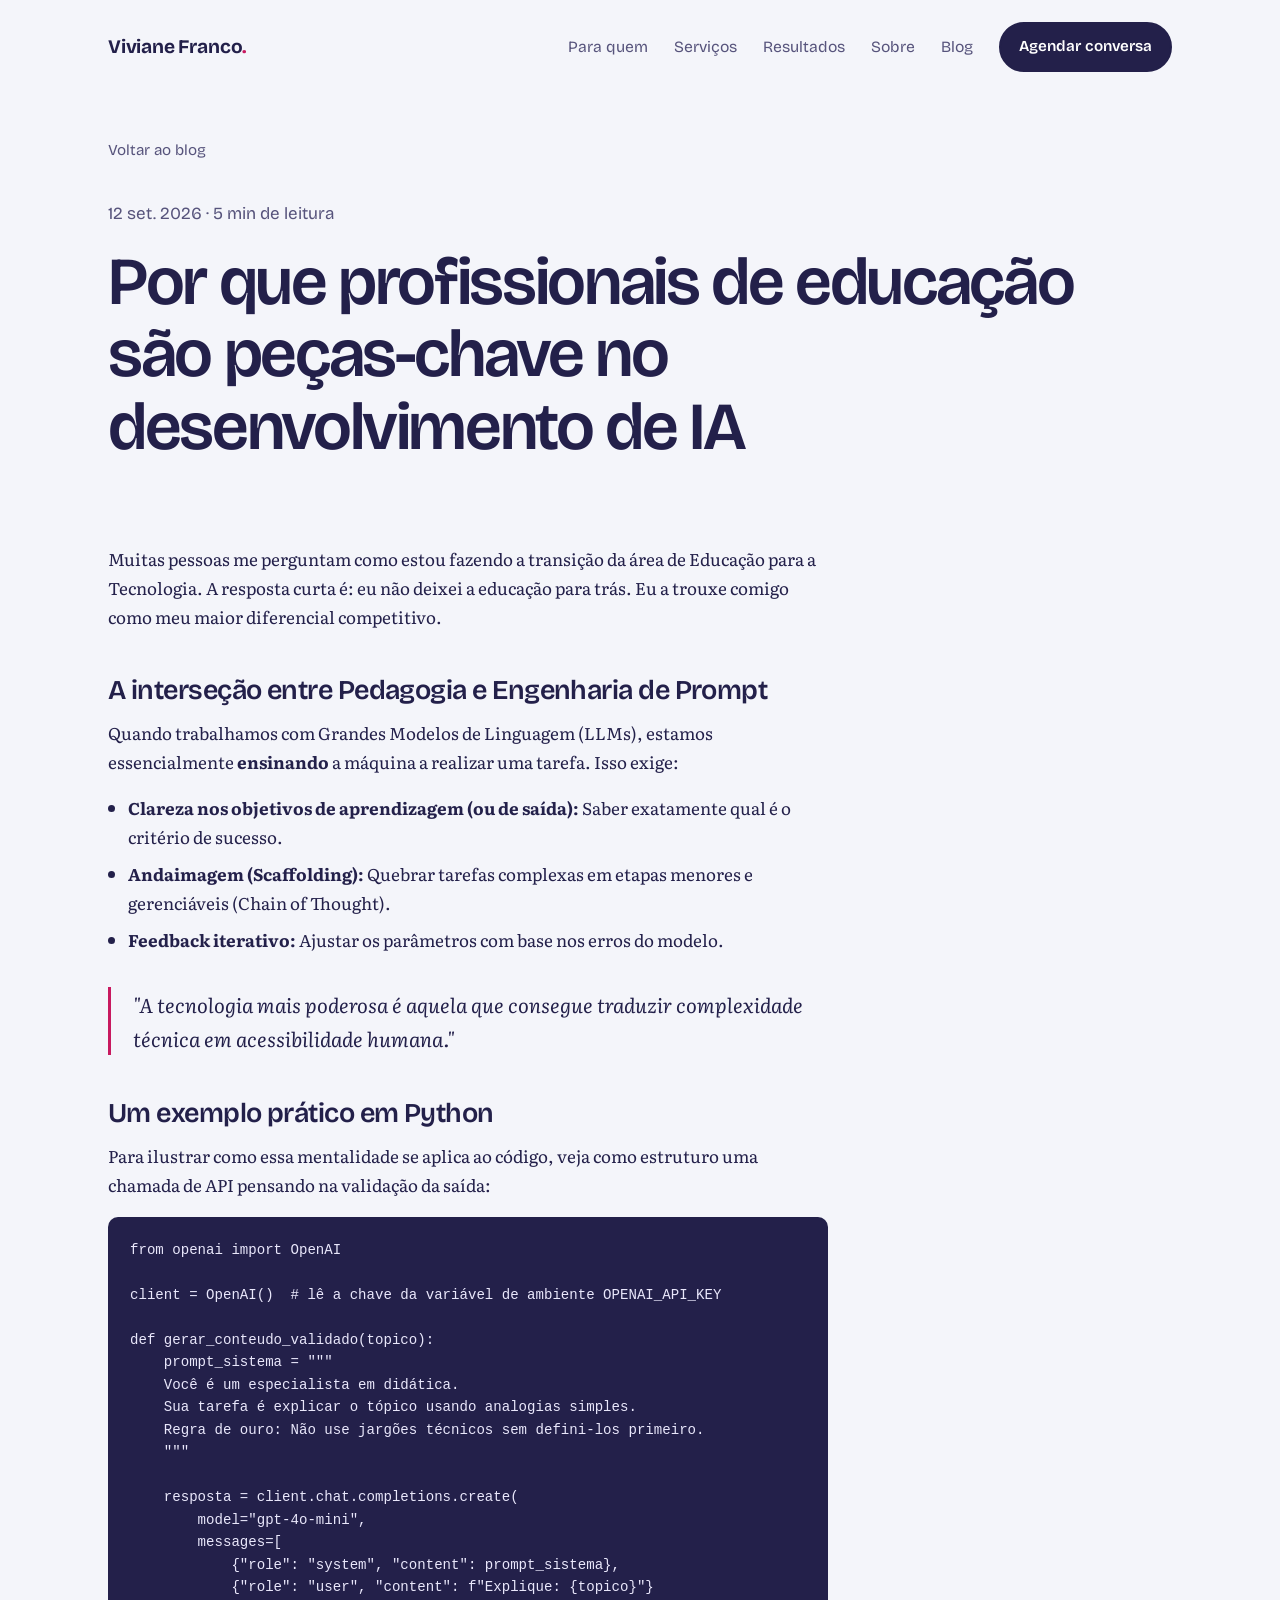
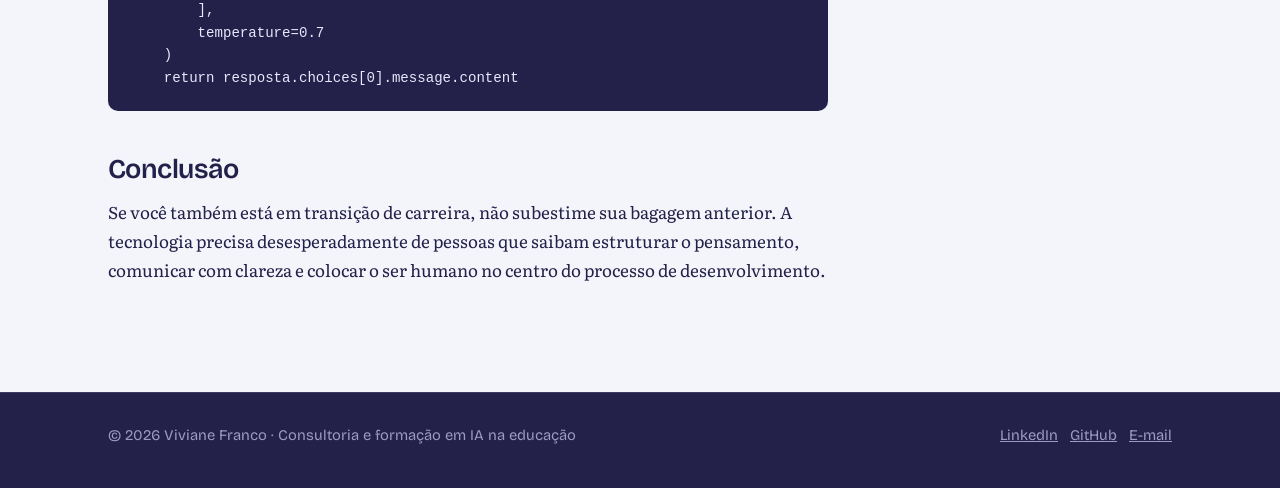
<file: post.html>
<!DOCTYPE html>
<html lang="pt-BR">
<head>
<meta charset="UTF-8">
<meta name="viewport" content="width=device-width, initial-scale=1">
<title>Por que profissionais de educação são peças-chave no desenvolvimento de IA | Viviane Franco</title>
<meta name="description" content="Como pedagogia, design instrucional e curadoria de conteúdo ajudam a trabalhar melhor com IA.">
<meta name="author" content="Viviane Franco">
<meta property="og:type" content="website">
<meta property="og:locale" content="pt_BR">
<meta property="og:title" content="Por que profissionais de educação são peças-chave no desenvolvimento de IA | Viviane Franco">
<meta property="og:description" content="Como pedagogia, design instrucional e curadoria de conteúdo ajudam a trabalhar melhor com IA.">
<meta property="og:url" content="https://vivianefranco.github.io/post.html">
<meta property="og:image" content="https://vivianefranco.github.io/images/ciaed-palco.jpg">
<meta name="theme-color" content="#23204a">
<link rel="icon" href="data:image/svg+xml,%3Csvg xmlns='http://www.w3.org/2000/svg' viewBox='0 0 64 64'%3E%3Crect width='64' height='64' rx='16' fill='%2323204a'/%3E%3Ctext x='50%25' y='56%25' dominant-baseline='middle' text-anchor='middle' font-family='Arial,sans-serif' font-weight='700' font-size='30' fill='%23ffffff'%3EVF%3C/text%3E%3Cpath d='M12 50 L52 46' stroke='%23c8195f' stroke-width='4' stroke-linecap='round'/%3E%3C/svg%3E">
<link rel="preconnect" href="https://fonts.googleapis.com">
<link rel="preconnect" href="https://fonts.gstatic.com" crossorigin>
<link href="https://fonts.googleapis.com/css2?family=Bricolage+Grotesque:opsz,wght@12..96,400..700&family=Literata:ital,opsz,wght@0,7..72,400;0,7..72,500;1,7..72,400&display=swap" rel="stylesheet">
<link rel="stylesheet" href="assets/site.css">
</head>
<body>
<a class="skip-link" href="#conteudo">Pular para o conteúdo</a>
<header class="site-nav">
  <div class="wrap">
    <a class="brand" href="index.html">Viviane Franco<span>.</span></a>
    <nav class="nav-links" aria-label="Navegação principal">
      <a href="index.html#para-quem">Para quem</a>
      <a href="index.html#servicos">Serviços</a>
      <a href="index.html#resultados">Resultados</a>
      <a href="index.html#sobre">Sobre</a>
      <a href="blog.html">Blog</a>
      <a class="btn btn-primary" href="mailto:vivianefrancodasilva@gmail.com?subject=Conversa%20sobre%20IA%20na%20educa%C3%A7%C3%A3o">Agendar conversa</a>
    </nav>
  </div>
</header>

<main id="conteudo">
<div class="page-head">
  <div class="wrap">
    <a class="back" href="blog.html">Voltar ao blog</a>
    <p class="meta" style="font-family:var(--display);color:var(--ink-soft)">12 set. 2026 · 5 min de leitura</p>
    <h1>Por que profissionais de educação são peças-chave no desenvolvimento de IA</h1>
  </div>
</div>
<div class="wrap">
  <article class="article">
            <p>Muitas pessoas me perguntam como estou fazendo a transição da área de Educação para a Tecnologia. A resposta curta é: eu não deixei a educação para trás. Eu a trouxe comigo como meu maior diferencial competitivo.</p>
            
            <h2>A interseção entre Pedagogia e Engenharia de Prompt</h2>
            <p>Quando trabalhamos com Grandes Modelos de Linguagem (LLMs), estamos essencialmente <strong>ensinando</strong> a máquina a realizar uma tarefa. Isso exige:</p>
            <ul>
                <li><strong>Clareza nos objetivos de aprendizagem (ou de saída):</strong> Saber exatamente qual é o critério de sucesso.</li>
                <li><strong>Andaimagem (Scaffolding):</strong> Quebrar tarefas complexas em etapas menores e gerenciáveis (Chain of Thought).</li>
                <li><strong>Feedback iterativo:</strong> Ajustar os parâmetros com base nos erros do modelo.</li>
            </ul>

            <blockquote>
                "A tecnologia mais poderosa é aquela que consegue traduzir complexidade técnica em acessibilidade humana."
            </blockquote>

            <h2>Um exemplo prático em Python</h2>
            <p>Para ilustrar como essa mentalidade se aplica ao código, veja como estruturo uma chamada de API pensando na validação da saída:</p>

<pre><code>from openai import OpenAI

client = OpenAI()  # lê a chave da variável de ambiente OPENAI_API_KEY

def gerar_conteudo_validado(topico):
    prompt_sistema = """
    Você é um especialista em didática. 
    Sua tarefa é explicar o tópico usando analogias simples.
    Regra de ouro: Não use jargões técnicos sem defini-los primeiro.
    """
    
    resposta = client.chat.completions.create(
        model="gpt-4o-mini",
        messages=[
            {"role": "system", "content": prompt_sistema},
            {"role": "user", "content": f"Explique: {topico}"}
        ],
        temperature=0.7
    )
    return resposta.choices[0].message.content</code></pre>

            <h2>Conclusão</h2>
            <p>Se você também está em transição de carreira, não subestime sua bagagem anterior. A tecnologia precisa desesperadamente de pessoas que saibam estruturar o pensamento, comunicar com clareza e colocar o ser humano no centro do processo de desenvolvimento.</p>
        </article>
</div>
</main>
<footer class="site-footer">
  <div class="wrap">
    <span>© 2026 Viviane Franco · Consultoria e formação em IA na educação</span>
    <span><a href="https://www.linkedin.com/in/viviane-francos/" target="_blank" rel="noopener">LinkedIn</a> &nbsp; <a href="https://github.com/vivianefranco" target="_blank" rel="noopener">GitHub</a> &nbsp; <a href="mailto:vivianefrancodasilva@gmail.com">E-mail</a></span>
  </div>
</footer>
</body>
</html>
</file>
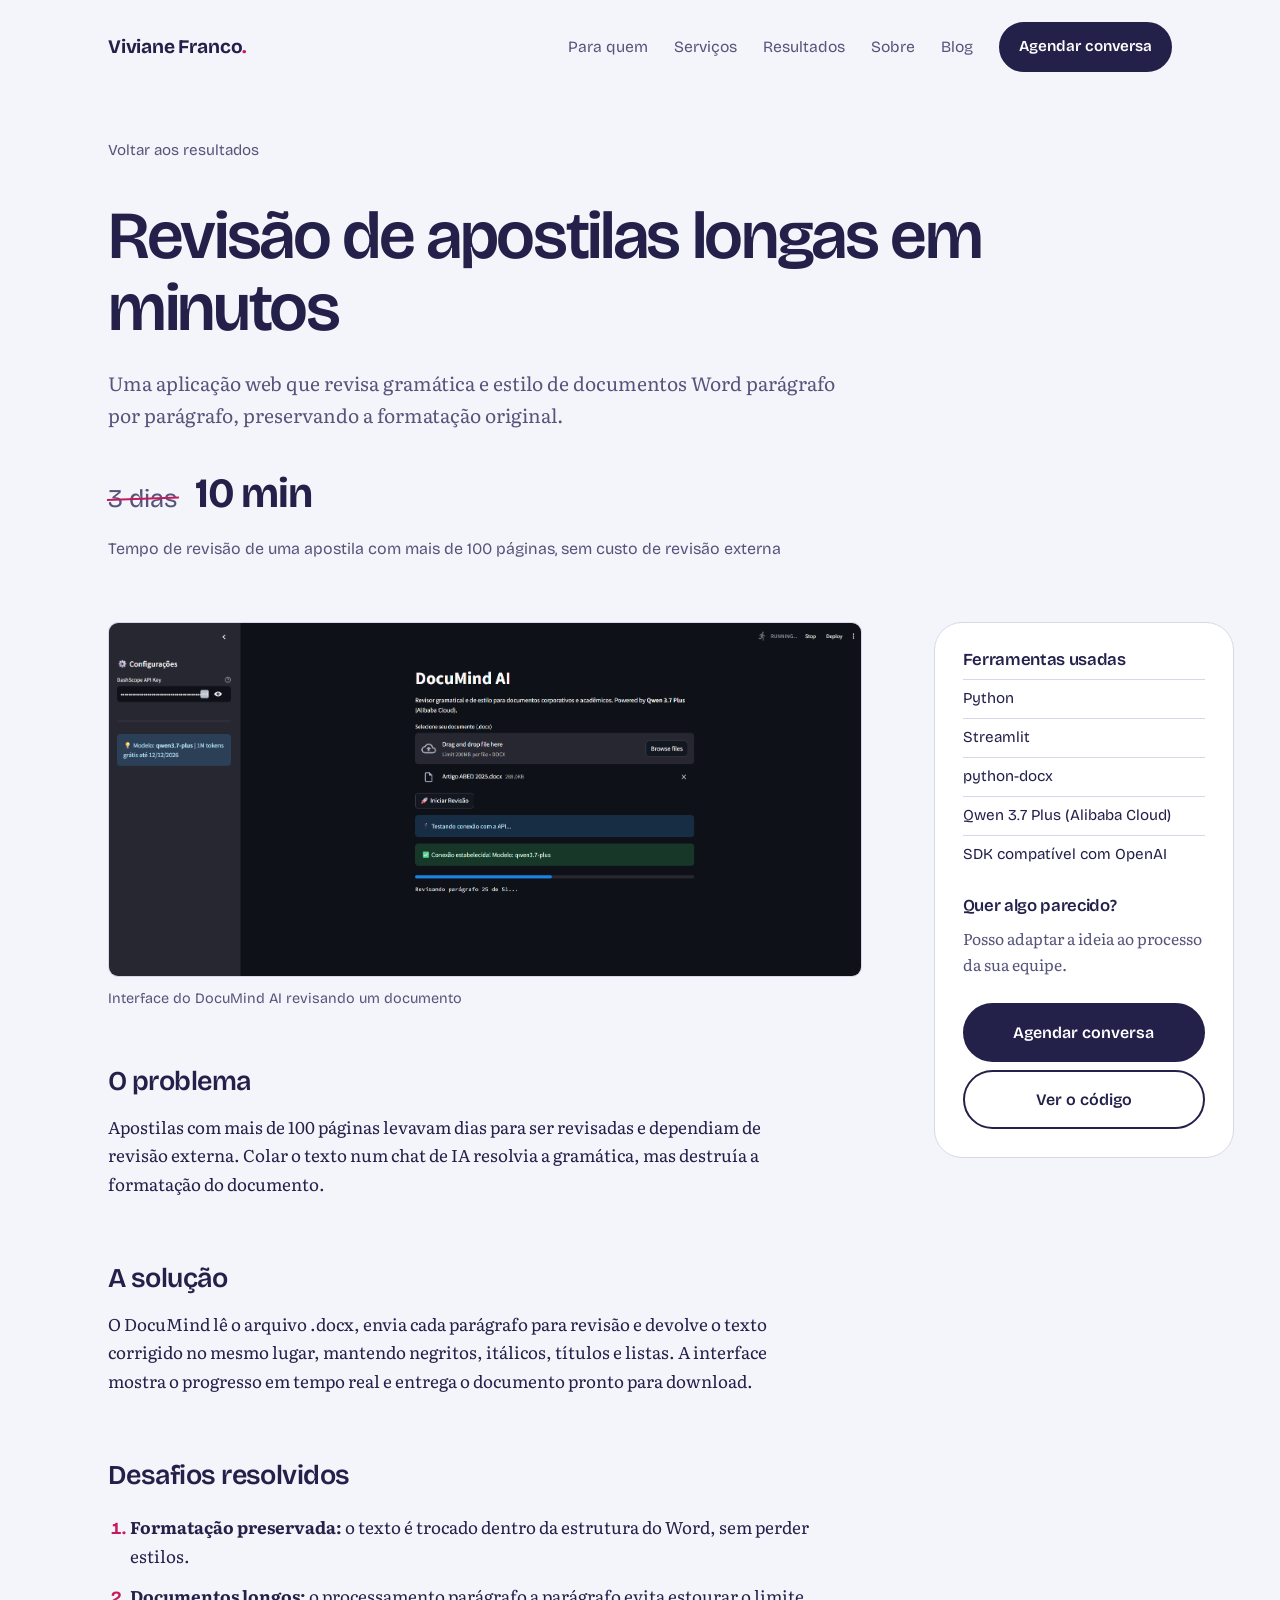
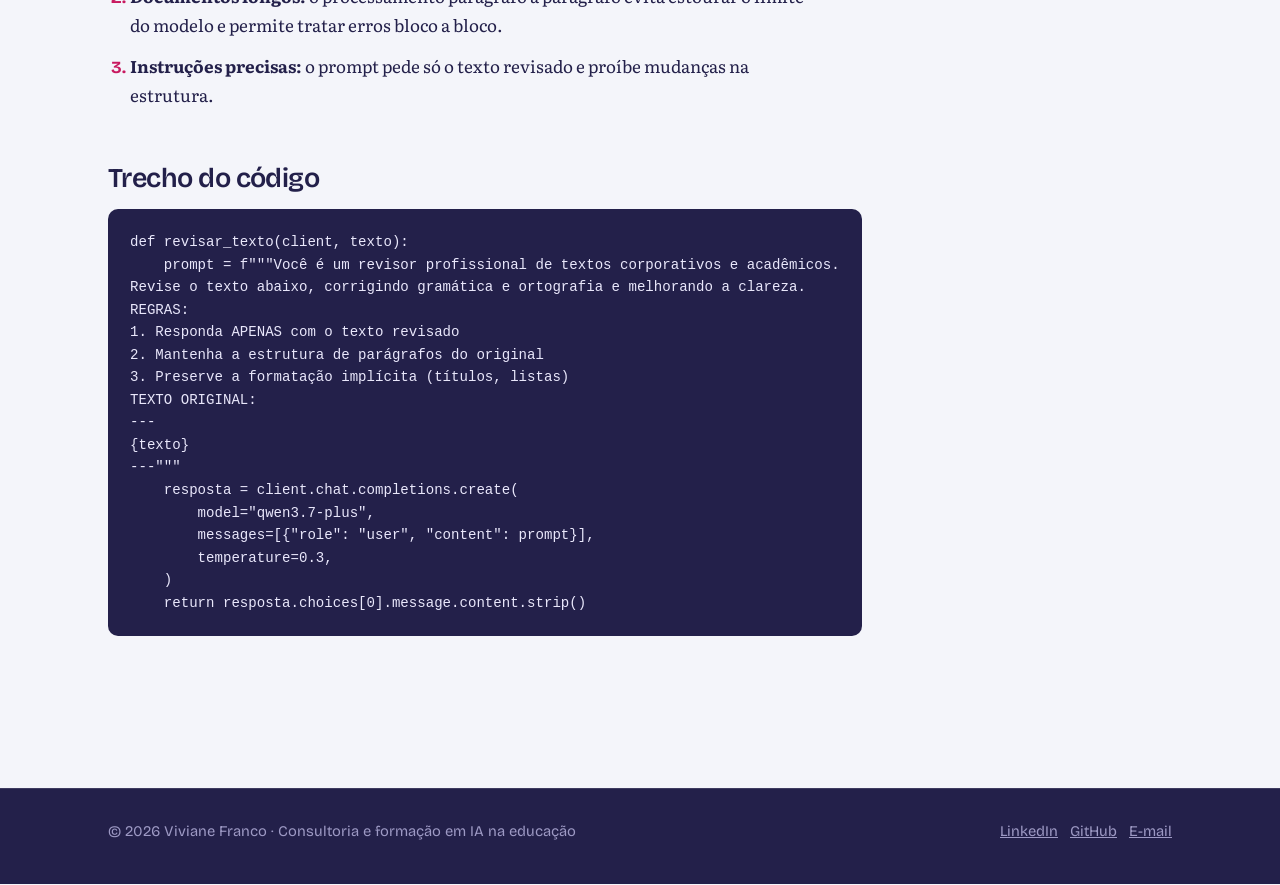
<file: projeto-revisor.html>
<!DOCTYPE html>
<html lang="pt-BR">
<head>
<meta charset="UTF-8">
<meta name="viewport" content="width=device-width, initial-scale=1">
<title>DocuMind AI: revisor de documentos | Viviane Franco</title>
<meta name="description" content="Uma aplicação web que revisa gramática e estilo de documentos Word parágrafo por parágrafo, preservando a formatação original.">
<meta name="author" content="Viviane Franco">
<meta property="og:type" content="website">
<meta property="og:locale" content="pt_BR">
<meta property="og:title" content="DocuMind AI: revisor de documentos | Viviane Franco">
<meta property="og:description" content="Uma aplicação web que revisa gramática e estilo de documentos Word parágrafo por parágrafo, preservando a formatação original.">
<meta property="og:url" content="https://vivianefranco.github.io/projeto-revisor.html">
<meta property="og:image" content="https://vivianefranco.github.io/images/ciaed-palco.jpg">
<meta name="theme-color" content="#23204a">
<link rel="icon" href="data:image/svg+xml,%3Csvg xmlns='http://www.w3.org/2000/svg' viewBox='0 0 64 64'%3E%3Crect width='64' height='64' rx='16' fill='%2323204a'/%3E%3Ctext x='50%25' y='56%25' dominant-baseline='middle' text-anchor='middle' font-family='Arial,sans-serif' font-weight='700' font-size='30' fill='%23ffffff'%3EVF%3C/text%3E%3Cpath d='M12 50 L52 46' stroke='%23c8195f' stroke-width='4' stroke-linecap='round'/%3E%3C/svg%3E">
<link rel="preconnect" href="https://fonts.googleapis.com">
<link rel="preconnect" href="https://fonts.gstatic.com" crossorigin>
<link href="https://fonts.googleapis.com/css2?family=Bricolage+Grotesque:opsz,wght@12..96,400..700&family=Literata:ital,opsz,wght@0,7..72,400;0,7..72,500;1,7..72,400&display=swap" rel="stylesheet">
<link rel="stylesheet" href="assets/site.css">
</head>
<body>
<a class="skip-link" href="#conteudo">Pular para o conteúdo</a>
<header class="site-nav">
  <div class="wrap">
    <a class="brand" href="index.html">Viviane Franco<span>.</span></a>
    <nav class="nav-links" aria-label="Navegação principal">
      <a href="index.html#para-quem">Para quem</a>
      <a href="index.html#servicos">Serviços</a>
      <a href="index.html#resultados">Resultados</a>
      <a href="index.html#sobre">Sobre</a>
      <a href="blog.html">Blog</a>
      <a class="btn btn-primary" href="mailto:vivianefrancodasilva@gmail.com?subject=Conversa%20sobre%20IA%20na%20educa%C3%A7%C3%A3o">Agendar conversa</a>
    </nav>
  </div>
</header>

<main id="conteudo">
<div class="page-head">
  <div class="wrap">
    <a class="back" href="index.html#resultados">Voltar aos resultados</a>
    <h1>Revisão de apostilas longas em minutos</h1>
    <p class="lead">Uma aplicação web que revisa gramática e estilo de documentos Word parágrafo por parágrafo, preservando a formatação original.</p>
    <div class="case-result"><span class="before"><span class="del">3 dias</span></span><span class="after">10 min</span><span class="label">Tempo de revisão de uma apostila com mais de 100 páginas, sem custo de revisão externa</span></div>
  </div>
</div>
<div class="case-body">
  <div class="wrap">
    <div class="case-main">
      <figure class="case-shot"><img src="images/documind.png" alt="Interface do DocuMind AI revisando um documento" loading="lazy"><figcaption>Interface do DocuMind AI revisando um documento</figcaption></figure>
      <section><h2>O problema</h2><p>Apostilas com mais de 100 páginas levavam dias para ser revisadas e dependiam de revisão externa. Colar o texto num chat de IA resolvia a gramática, mas destruía a formatação do documento.</p></section><section><h2>A solução</h2><p>O DocuMind lê o arquivo .docx, envia cada parágrafo para revisão e devolve o texto corrigido no mesmo lugar, mantendo negritos, itálicos, títulos e listas. A interface mostra o progresso em tempo real e entrega o documento pronto para download.</p></section><section><h2>Desafios resolvidos</h2><ol><li><strong>Formatação preservada:</strong> o texto é trocado dentro da estrutura do Word, sem perder estilos.</li><li><strong>Documentos longos:</strong> o processamento parágrafo a parágrafo evita estourar o limite do modelo e permite tratar erros bloco a bloco.</li><li><strong>Instruções precisas:</strong> o prompt pede só o texto revisado e proíbe mudanças na estrutura.</li></ol></section><section><h2>Trecho do código</h2><pre><code>def revisar_texto(client, texto):
    prompt = f"""Você é um revisor profissional de textos corporativos e acadêmicos.
Revise o texto abaixo, corrigindo gramática e ortografia e melhorando a clareza.
REGRAS:
1. Responda APENAS com o texto revisado
2. Mantenha a estrutura de parágrafos do original
3. Preserve a formatação implícita (títulos, listas)
TEXTO ORIGINAL:
---
{texto}
---"""
    resposta = client.chat.completions.create(
        model="qwen3.7-plus",
        messages=[{"role": "user", "content": prompt}],
        temperature=0.3,
    )
    return resposta.choices[0].message.content.strip()</code></pre></section>
    </div>
    <aside class="case-aside" aria-label="Resumo do projeto">
      <h2>Ferramentas usadas</h2>
      <ul><li>Python</li><li>Streamlit</li><li>python-docx</li><li>Qwen 3.7 Plus (Alibaba Cloud)</li><li>SDK compatível com OpenAI</li></ul>
      <h2>Quer algo parecido?</h2>
      <p>Posso adaptar a ideia ao processo da sua equipe.</p>
      <a class="btn btn-primary" href="mailto:vivianefrancodasilva@gmail.com?subject=Conversa%20sobre%20IA%20na%20educa%C3%A7%C3%A3o">Agendar conversa</a>
      <a class="btn btn-ghost" href="https://github.com/vivianefranco/documind_ai" target="_blank" rel="noopener">Ver o código</a>
    </aside>
  </div>
</div>
</main>
<footer class="site-footer">
  <div class="wrap">
    <span>© 2026 Viviane Franco · Consultoria e formação em IA na educação</span>
    <span><a href="https://www.linkedin.com/in/viviane-francos/" target="_blank" rel="noopener">LinkedIn</a> &nbsp; <a href="https://github.com/vivianefranco" target="_blank" rel="noopener">GitHub</a> &nbsp; <a href="mailto:vivianefrancodasilva@gmail.com">E-mail</a></span>
  </div>
</footer>
</body>
</html>
</file>
<file: assets/site.css>
/* Viviane Franco — identidade visual
   Ideia central: a marca de revisão. Quem vem de Letras corrige texto;
   aqui o "antes" aparece riscado e o "depois" sublinhado, em magenta de caneta de revisão. */

:root {
  --paper: #f4f5fa;
  --surface: #ffffff;
  --ink: #23204a;
  --ink-soft: #57547c;
  --line: #d8d6e8;
  --lilac: #e4e0f6;
  --mark: #c8195f;
  --mark-soft: #fbe3ec;

  --display: 'Bricolage Grotesque', 'Segoe UI', system-ui, sans-serif;
  --text: 'Literata', Georgia, serif;

  --wrap: 1120px;
  --radius-lg: 28px;
  --radius-sm: 10px;
}

*, *::before, *::after { box-sizing: border-box; }
html { scroll-behavior: smooth; -webkit-text-size-adjust: 100%; }
body {
  margin: 0;
  background: var(--paper);
  color: var(--ink);
  font-family: var(--text);
  font-size: 1.0625rem;
  line-height: 1.7;
  font-optical-sizing: auto;
}
img { max-width: 100%; height: auto; display: block; }
figure { margin: 0; }
a { color: inherit; }
::selection { background: var(--mark); color: #fff; }

:focus-visible { outline: 3px solid var(--mark); outline-offset: 3px; border-radius: 4px; }

.skip-link {
  position: absolute; left: -9999px; top: 12px; z-index: 100;
  background: var(--ink); color: #fff; padding: 10px 16px; border-radius: var(--radius-sm);
  font-family: var(--display); text-decoration: none;
}
.skip-link:focus { left: 12px; }

.wrap { max-width: var(--wrap); margin: 0 auto; padding: 0 28px; }

h1, h2, h3 { font-family: var(--display); font-weight: 600; line-height: 1.08; letter-spacing: -0.02em; margin: 0; }
h2 { font-size: clamp(2rem, 4vw, 3rem); }
h3 { font-size: 1.35rem; letter-spacing: -0.01em; line-height: 1.2; }
p { margin: 0 0 1em; }

/* marca de revisão */
del, .del {
  text-decoration: none;
  position: relative;
  color: var(--ink-soft);
  white-space: nowrap;
}
del::after, .del::after {
  content: '';
  position: absolute; left: -2%; right: -2%; top: 52%;
  height: 0.09em; min-height: 2px;
  background: var(--mark);
  transform: rotate(-2deg);
  transform-origin: left center;
}
ins, .ins {
  text-decoration: underline;
  text-decoration-color: var(--mark);
  text-decoration-thickness: 0.08em;
  text-underline-offset: 0.14em;
  color: inherit;
}

/* botões */
.btn {
  display: inline-flex; align-items: center; gap: 10px;
  font-family: var(--display); font-weight: 600; font-size: 1rem;
  padding: 14px 24px; border-radius: 999px; text-decoration: none;
  border: 2px solid var(--ink); transition: background .2s, color .2s;
}
.btn-primary { background: var(--ink); color: #fff; }
.btn-primary:hover { background: var(--mark); border-color: var(--mark); }
.btn-ghost { background: transparent; color: var(--ink); }
.btn-ghost:hover { background: var(--ink); color: #fff; }

/* topo */
.site-nav { padding: 22px 0; }
.site-nav .wrap { display: flex; align-items: center; justify-content: space-between; gap: 24px; }
.brand { font-family: var(--display); font-weight: 700; font-size: 1.2rem; text-decoration: none; letter-spacing: -0.01em; }
.brand span { color: var(--mark); }
.nav-links { display: flex; align-items: center; gap: 26px; font-family: var(--display); font-size: 0.98rem; }
.nav-links a { text-decoration: none; color: var(--ink-soft); }
.nav-links a:hover { color: var(--ink); }
.nav-links .btn { padding: 10px 18px; font-size: 0.95rem; color: #fff; }

/* hero */
.hero { padding: 40px 0 90px; }
.hero .wrap { display: grid; grid-template-columns: 1.35fr 1fr; gap: 64px; align-items: center; }
.hero-kicker { font-family: var(--display); font-size: 1.05rem; color: var(--mark); margin-bottom: 22px; font-weight: 500; }
.hero h1 { font-size: clamp(2.6rem, 6vw, 4.6rem); line-height: 1.02; letter-spacing: -0.035em; margin-bottom: 28px; }
.hero h1 del { white-space: normal; }
.hero-lead { font-size: 1.2rem; color: var(--ink-soft); max-width: 34em; margin-bottom: 34px; }
.hero-actions { display: flex; flex-wrap: wrap; gap: 14px; }
.hero-photo { position: relative; }
.hero-photo img { width: 100%; aspect-ratio: 4/5; object-fit: cover; object-position: 22% center; border-radius: var(--radius-lg); }
.hero-photo figcaption { font-family: var(--display); font-size: 0.9rem; color: var(--ink-soft); margin-top: 12px; }

/* animação única: a revisão acontecendo ao carregar */
@media (prefers-reduced-motion: no-preference) {
  .hero h1 del::after { animation: strike .7s cubic-bezier(.6,0,.3,1) .5s both; }
  .hero h1 del { animation: fadeStruck .4s ease 1s both; }
  .hero h1 ins { animation: inkIn .6s ease 1.15s both; }
  @keyframes strike { from { transform: rotate(-2deg) scaleX(0); } to { transform: rotate(-2deg) scaleX(1); } }
  @keyframes fadeStruck { from { color: var(--ink); } to { color: var(--ink-soft); } }
  @keyframes inkIn {
    from { opacity: 0; text-decoration-color: transparent; }
    60% { opacity: 1; text-decoration-color: transparent; }
    to { opacity: 1; text-decoration-color: var(--mark); }
  }
}

/* seções */
section { padding: 90px 0; }
.section-head { max-width: 760px; margin-bottom: 48px; }
.section-head p { color: var(--ink-soft); font-size: 1.15rem; margin-top: 18px; }

/* faixa de credibilidade */
.proof { background: var(--ink); color: #fff; padding: 56px 0; }
.proof h2 { font-size: 1.15rem; font-weight: 500; letter-spacing: 0; color: #c9c5ea; margin-bottom: 26px; }
.proof-list { list-style: none; margin: 0; padding: 0; display: grid; grid-template-columns: repeat(3, 1fr); gap: 28px 40px; }
.proof-list li { border-top: 1px solid rgba(255,255,255,.22); padding-top: 16px; }
.proof-list strong { display: block; font-family: var(--display); font-size: 1.2rem; font-weight: 600; line-height: 1.25; margin-bottom: 4px; }
.proof-list span { color: #c9c5ea; font-size: 0.98rem; line-height: 1.5; display: block; }

/* para quem */
.audiences { display: grid; grid-template-columns: repeat(3, 1fr); border-top: 2px solid var(--ink); }
.audience { padding: 32px 32px 8px 0; }
.audience + .audience { padding-left: 32px; border-left: 1px solid var(--line); }
.audience h3 { margin-bottom: 14px; }
.audience > p { color: var(--ink-soft); }
.audience ul { margin: 0; padding: 0; list-style: none; }
.audience li { padding: 10px 0; border-top: 1px solid var(--line); font-size: 1rem; line-height: 1.5; }

/* serviços */
.services { background: var(--lilac); }
.service { display: grid; grid-template-columns: 1fr 1.4fr; gap: 48px; padding: 40px 0; border-top: 1px solid rgba(35,32,74,.18); }
.service:last-child { border-bottom: 1px solid rgba(35,32,74,.18); }
.service h3 { font-size: clamp(1.6rem, 2.6vw, 2.1rem); }
.service p { margin-bottom: 12px; }
.service .formats { font-family: var(--display); font-size: 0.95rem; color: var(--ink-soft); margin: 0; }

/* resultados */
.results { display: grid; grid-template-columns: repeat(3, 1fr); gap: 20px; }
.result {
  background: var(--surface); border-radius: var(--radius-lg); padding: 32px 30px 28px;
  display: flex; flex-direction: column; text-decoration: none; border: 1px solid var(--line);
  transition: border-color .2s;
}
.result:hover { border-color: var(--ink); }
.result h3 { font-size: 1.15rem; margin-bottom: 26px; color: var(--ink-soft); font-weight: 500; }
.result .before { font-family: var(--display); font-size: 1.6rem; font-weight: 500; }
.result .after { font-family: var(--display); font-size: clamp(2.6rem, 4.5vw, 3.6rem); font-weight: 700; letter-spacing: -0.03em; line-height: 1; margin: 6px 0 22px; }
.result p { color: var(--ink-soft); font-size: 0.98rem; line-height: 1.6; flex: 1; }
.result .more { font-family: var(--display); font-weight: 600; font-size: 0.95rem; text-decoration: underline; text-decoration-color: var(--mark); text-underline-offset: 4px; }
.results-note { margin-top: 40px; color: var(--ink-soft); font-size: 1rem; }
.results-note a { text-decoration-color: var(--mark); text-underline-offset: 3px; }

/* formações (fotos) */
.gallery { display: grid; grid-template-columns: 1.2fr 1fr 1fr; grid-template-rows: 400px 340px; gap: 18px; }
.gallery figure { margin: 0; display: flex; flex-direction: column; min-height: 0; }
.gallery img { flex: 1; min-height: 0; width: 100%; object-fit: cover; border-radius: var(--radius-sm); }
.gallery .tall { grid-row: span 2; }
.gallery .wide { grid-column: span 2; }
.gallery .wide img { object-position: center 30%; }
.gallery figcaption { font-family: var(--display); font-size: 0.92rem; color: var(--ink-soft); margin-top: 10px; line-height: 1.4; }
.gallery figcaption strong { color: var(--ink); font-weight: 600; display: block; }

/* método */
.steps { list-style: none; margin: 0; padding: 0; display: grid; grid-template-columns: repeat(4, 1fr); gap: 28px; counter-reset: step; }
.steps li { counter-increment: step; border-top: 2px solid var(--ink); padding-top: 18px; }
.steps li::before { content: counter(step); font-family: var(--display); font-weight: 700; font-size: 2.4rem; color: var(--mark); display: block; line-height: 1; margin-bottom: 14px; }
.steps h3 { font-size: 1.2rem; margin-bottom: 8px; }
.steps p { color: var(--ink-soft); font-size: 1rem; line-height: 1.6; }

/* sobre */
.about .wrap { display: grid; grid-template-columns: 1fr 1.5fr; gap: 64px; align-items: start; }
.about-photo img { border-radius: var(--radius-lg); aspect-ratio: 4/5; object-fit: cover; width: 100%; }
.gallery img { height: 100%; }
.about h2 { margin-bottom: 24px; }
.timeline { margin: 32px 0 0; padding: 0; list-style: none; }
.timeline li { display: grid; grid-template-columns: 130px 1fr; gap: 20px; padding: 14px 0; border-top: 1px solid var(--line); font-size: 1rem; line-height: 1.55; }
.timeline .when { font-family: var(--display); font-weight: 600; }

/* contato */
.contact { background: var(--ink); color: #fff; padding: 100px 0; }
.contact h2 { font-size: clamp(2.4rem, 5vw, 4rem); max-width: 14em; margin-bottom: 22px; }
.contact p { color: #c9c5ea; font-size: 1.15rem; max-width: 36em; }
.contact .btn-primary { background: #fff; color: var(--ink); border-color: #fff; }
.contact .btn-primary:hover { background: var(--mark); border-color: var(--mark); color: #fff; }
.contact .btn-ghost { color: #fff; border-color: rgba(255,255,255,.5); }
.contact .btn-ghost:hover { background: #fff; color: var(--ink); }
.contact-actions { display: flex; flex-wrap: wrap; gap: 14px; margin-top: 34px; }
.contact-mail { margin-top: 26px; font-family: var(--display); font-size: 1rem; color: #c9c5ea; }
.contact-mail a { color: #fff; }

.site-footer { padding: 30px 0 40px; font-family: var(--display); font-size: 0.92rem; background: var(--ink); color: #9d99c4; border-top: 1px solid rgba(255,255,255,.12); }
.site-footer .wrap { display: flex; justify-content: space-between; gap: 20px; flex-wrap: wrap; }
.site-footer a { color: inherit; }

/* páginas internas: cases e blog */
.page-head { padding: 40px 0 60px; }
.page-head .back { font-family: var(--display); font-size: 0.95rem; color: var(--ink-soft); text-decoration: none; display: inline-block; margin-bottom: 36px; }
.page-head .back:hover { color: var(--ink); }
.page-head h1 { font-size: clamp(2.4rem, 5.5vw, 4.2rem); letter-spacing: -0.035em; max-width: 15em; margin-bottom: 22px; }
.page-head .lead { font-size: 1.2rem; color: var(--ink-soft); max-width: 38em; }
.case-result { display: flex; flex-wrap: wrap; align-items: baseline; gap: 6px 18px; font-family: var(--display); margin-top: 26px; }
.case-result .before { font-size: 1.6rem; }
.case-result .after { font-size: 2.6rem; font-weight: 700; letter-spacing: -0.03em; }
.case-result .label { font-size: 1rem; color: var(--ink-soft); width: 100%; }

.case-body { padding: 0 0 90px; }
.case-body .wrap { display: grid; grid-template-columns: 1fr 300px; gap: 72px; align-items: start; }
.case-main > section { padding: 0 0 48px; }
.case-main h2 { font-size: 1.7rem; margin-bottom: 16px; }
.case-main p, .case-main li { max-width: 40em; }
.case-main ol { padding-left: 1.3em; margin: 0; }
.case-main ol li { padding: 6px 0; }
.case-main ol li::marker { font-family: var(--display); font-weight: 700; color: var(--mark); }
.case-shot { margin: 0 0 56px; }
.case-shot img { border-radius: var(--radius-sm); border: 1px solid var(--line); width: 100%; }
.case-shot figcaption { font-family: var(--display); font-size: 0.9rem; color: var(--ink-soft); margin-top: 10px; }
.case-aside { position: sticky; top: 24px; background: var(--surface); border: 1px solid var(--line); border-radius: var(--radius-lg); padding: 28px; }
.case-aside h2 { font-size: 1.05rem; margin-bottom: 10px; }
.case-aside ul { margin: 0 0 24px; padding: 0; list-style: none; font-family: var(--display); font-size: 0.95rem; }
.case-aside li { padding: 6px 0; border-top: 1px solid var(--line); }
.case-aside p { font-size: 0.98rem; color: var(--ink-soft); }
.case-aside .btn { width: 100%; justify-content: center; margin-top: 8px; }
pre { background: var(--ink); color: #e9e7fb; padding: 22px; border-radius: var(--radius-sm); overflow-x: auto; font-size: 0.88rem; line-height: 1.6; }
code { font-family: ui-monospace, 'Cascadia Code', Consolas, monospace; }

.post-list { list-style: none; margin: 0; padding: 0; max-width: 780px; }
.post-list li { border-top: 1px solid var(--line); padding: 30px 0; }
.post-list .meta { font-family: var(--display); font-size: 0.92rem; color: var(--ink-soft); margin-bottom: 8px; }
.post-list h2 { font-size: 1.7rem; margin-bottom: 10px; }
.post-list h2 a { text-decoration: none; }
.post-list h2 a:hover { text-decoration: underline; text-decoration-color: var(--mark); text-underline-offset: 5px; }
.post-list p { color: var(--ink-soft); margin: 0; }
.post-list .soon h2 { color: var(--ink-soft); }

.article { max-width: 720px; padding-bottom: 90px; }
.article h2 { font-size: 1.7rem; margin: 44px 0 14px; }
.article blockquote { margin: 32px 0; padding-left: 22px; border-left: 3px solid var(--mark); font-size: 1.25rem; font-style: italic; }
.article ul { padding-left: 1.2em; }
.article li { margin-bottom: 8px; }

/* responsivo */
@media (max-width: 960px) {
  .hero .wrap, .about .wrap, .case-body .wrap { grid-template-columns: 1fr; gap: 44px; }
  .hero-photo { max-width: 360px; }
  .about-photo { max-width: 360px; }
  .proof-list, .results { grid-template-columns: 1fr 1fr; }
  .audiences { grid-template-columns: 1fr; }
  .audience, .audience + .audience { padding: 28px 0 8px; border-left: 0; }
  .audience + .audience { border-top: 1px solid var(--line); }
  .service { grid-template-columns: 1fr; gap: 14px; }
  .steps { grid-template-columns: 1fr 1fr; }
  .gallery { grid-template-columns: 1fr 1fr; grid-template-rows: 380px 380px 300px; }
  .gallery .tall { grid-row: span 1; }
  .gallery .wide { grid-column: span 2; }
  .case-aside { position: static; }
}
@media (max-width: 680px) {
  body { font-size: 1rem; }
  .wrap { padding: 0 20px; }
  .nav-links a:not(.btn) { display: none; }
  section { padding: 64px 0; }
  .hero { padding: 16px 0 64px; }
  .proof-list, .results, .steps { grid-template-columns: 1fr; }
  .gallery { grid-template-columns: 1fr; grid-template-rows: none; grid-auto-rows: 420px; }
  .gallery .wide { grid-column: auto; }
  .timeline li { grid-template-columns: 1fr; gap: 2px; }
}
@media (prefers-reduced-motion: reduce) {
  html { scroll-behavior: auto; }
  * { transition: none !important; }
}
</file>
